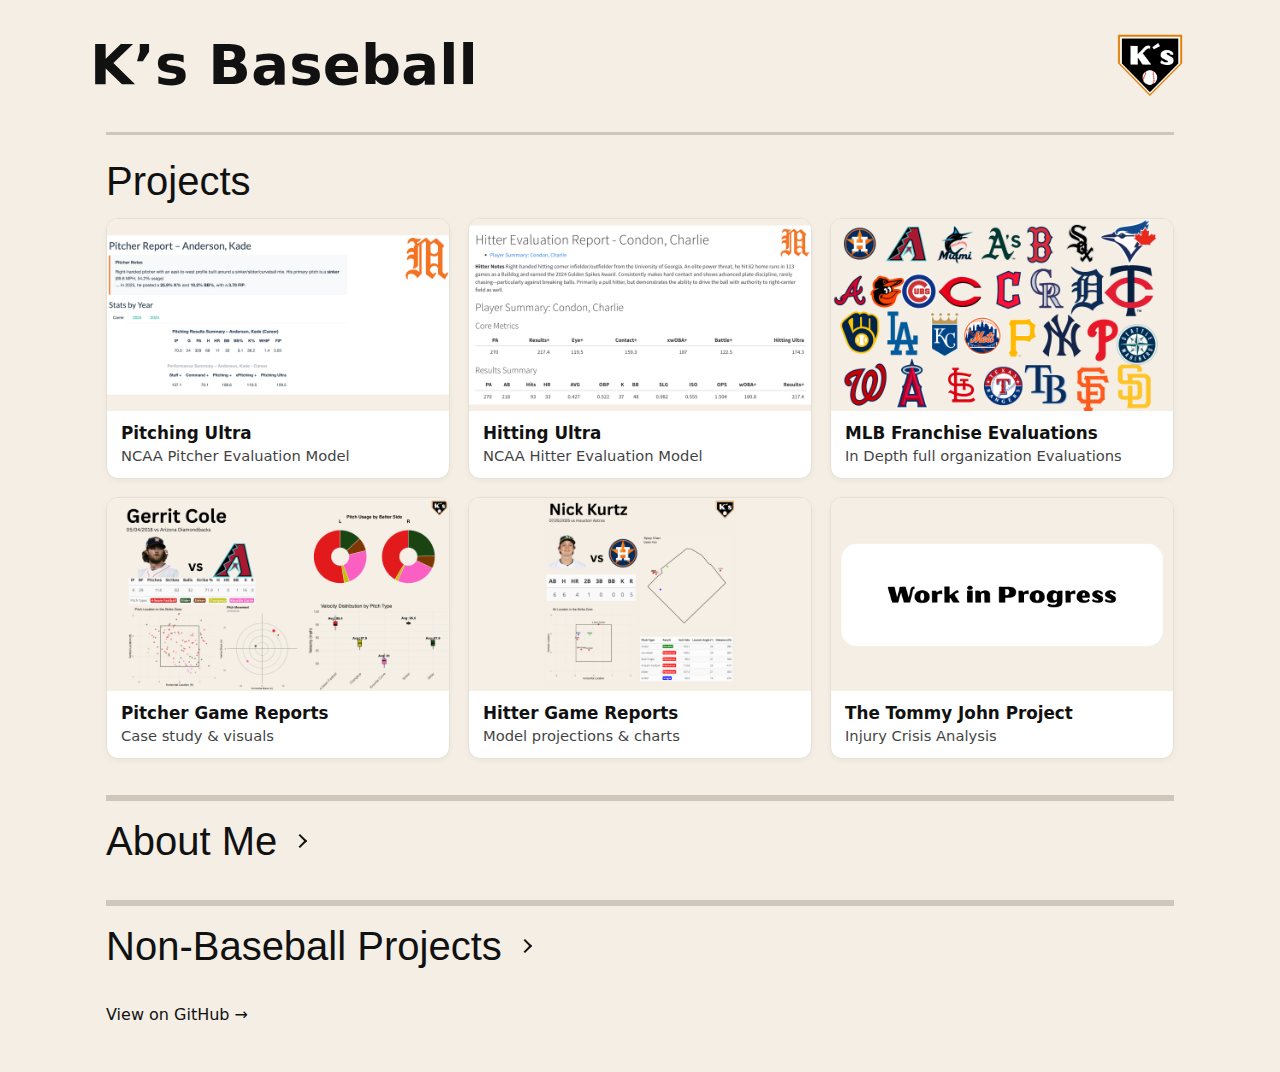
<file: index.html>
<!DOCTYPE html>
<html lang="en">
<head>
  <meta charset="UTF-8" />
  <meta name="viewport" content="width=device-width, initial-scale=1" />
  <title>K’s Baseball | Iñaki Sardina</title>
  <link href="https://db.onlinewebfonts.com/c/cd1ff12a61d0f65ad3079a7c7461b61f?family=Oilvare+Base" rel="stylesheet">
  <link rel="stylesheet" href="style.css" />
</head>
<body>
  <header class="site-header">
    <div class="inner">
      <h1 class="brand">K’s Baseball</h1>
      <!-- Put your logo at /images/logo.png -->
      <img class="logo" src="images/logo.png" alt="K's logo">
    </div>
  </header>

  <main>
   <section class="section">
  <h2 class="section-title">Projects</h2>

  <div class="projects-grid">
    <!-- Project 1 -->
    <a class="project-card" href="projects/pitching-ultra.html">
      <img src="images/Pitching_ultra_thumbnail.png" alt="Pitching Ultra overview" loading="lazy">
      <div class="project-meta">
        <h3>Pitching Ultra</h3>
        <p>NCAA Pitcher Evaluation Model</p>
  </div>
    </a>

    <!-- Project 2 -->
    <a class="project-card" href="projects/hitting-ultra.html">
      <img src="images/hitting_ultra_thumbnail.png" alt="Hitting Ultra" loading="lazy">
      <div class="project-meta">
        <h3>Hitting Ultra</h3>
        <p>NCAA Hitter Evaluation Model</p>
      </div>
    </a>

    <!-- Project 3 -->
    <a class="project-card" href="projects/team-evaluations.html">
      <img src="images/mlb.png" alt="MLB-Evaluations" loading="lazy">
      <div class="project-meta">
        <h3>MLB Franchise Evaluations</h3>
        <p>In Depth full organization Evaluations</p>
      </div>
    </a>

    <!-- Project 4 -->
    <a class="project-card" href="projects/pitcher-game-reports.html">
      <img src="images/pitcher-game-reports-images/gerrit-cole.png" alt="Pitcher Game Reports visuals" loading="lazy">
      <div class="project-meta">
        <h3>Pitcher Game Reports</h3>
        <p>Case study & visuals</p>
      </div>
    </a>

    <!-- Project 5 -->
    <a class="project-card" href="projects/hitter-game-reports.html">
      <img src="images/hitter_report_thumbnail.png" alt="Hitter Game Reports" loading="lazy">
      <div class="project-meta">
        <h3>Hitter Game Reports</h3>
        <p>Model projections & charts</p>
      </div>
    </a>

  <!-- Project 6 -->
    <a class="project-card" href="projects/the-tommy-john-project.html">
      <img src="images/work_in_progress.png" alt="2026 Projections" loading="lazy">
      <div class="project-meta">
        <h3>The Tommy John Project</h3>
        <p>Injury Crisis Analysis</p>
      </div>
    </a>

  </div>
</section> 

    <section class="about-me section">
        <details class="about-toggle">
            <summary class="section-title">
                 About Me
                 <span class="chevron" aria-hidden="true"></span>
             </summary>
             <div class="about-content">
                 <p>Hi, I’m Iñaki Sardina — a former collegiate pitcher turned baseball analyst, currently working with the University of Miami baseball team. My work focuses on developing advanced performance models, designing intuitive data visualizations, and integrating analytics into both player development and in-game strategy. I build tools that not only evaluate performance but also translate complex data into insights coaches and decision-makers can act on immediately.</p>
                <p>Beyond my technical work, I’m passionate about sports strategy and innovation in player evaluation. I enjoy bridging the gap between traditional baseball knowledge and modern analytics, whether it’s refining scouting reports, building predictive models, or uncovering hidden value in player performance. My long-term goal is to continue pushing the boundaries of how data can shape the game—helping front offices and coaching staffs make smarter, more informed decisions.</p>
            </div>
    <div class="mini-hero">
        <img src="images/my_face.png" alt="Pitching Ultra report screenshot">
    </div>
    <div class="btns">
      <a href="projects/Files/Inaki_Sardina_CV.pdf" target="_blank" rel="noopener">View CV →</a>
     </div>
        </details>
    </section>


        <section class="about-me section">
        <details class="about-toggle">
            <summary class="section-title">
                 Non-Baseball Projects
                 <span class="chevron" aria-hidden="true"></span>
             </summary>
             <div class="about-content">
                  <p>In addition to my baseball analytics work, I have experience in web development and data science projects outside of sports. I enjoy leveraging my coding skills to build websites, automate data workflows, and create interactive visualizations.</p>
                  <p>Some of my non-baseball projects include personal websites, data analysis scripts, and small web applications. Feel free to check out my GitHub for more details!</p>
            </div>
        </details>
    </section>
  <div class="btns">
      <a href="https://github.com/inakisardina" target="_blank" rel="noopener">View on GitHub →</a>
  </div>
  </main>
</body>
</html>
</file>
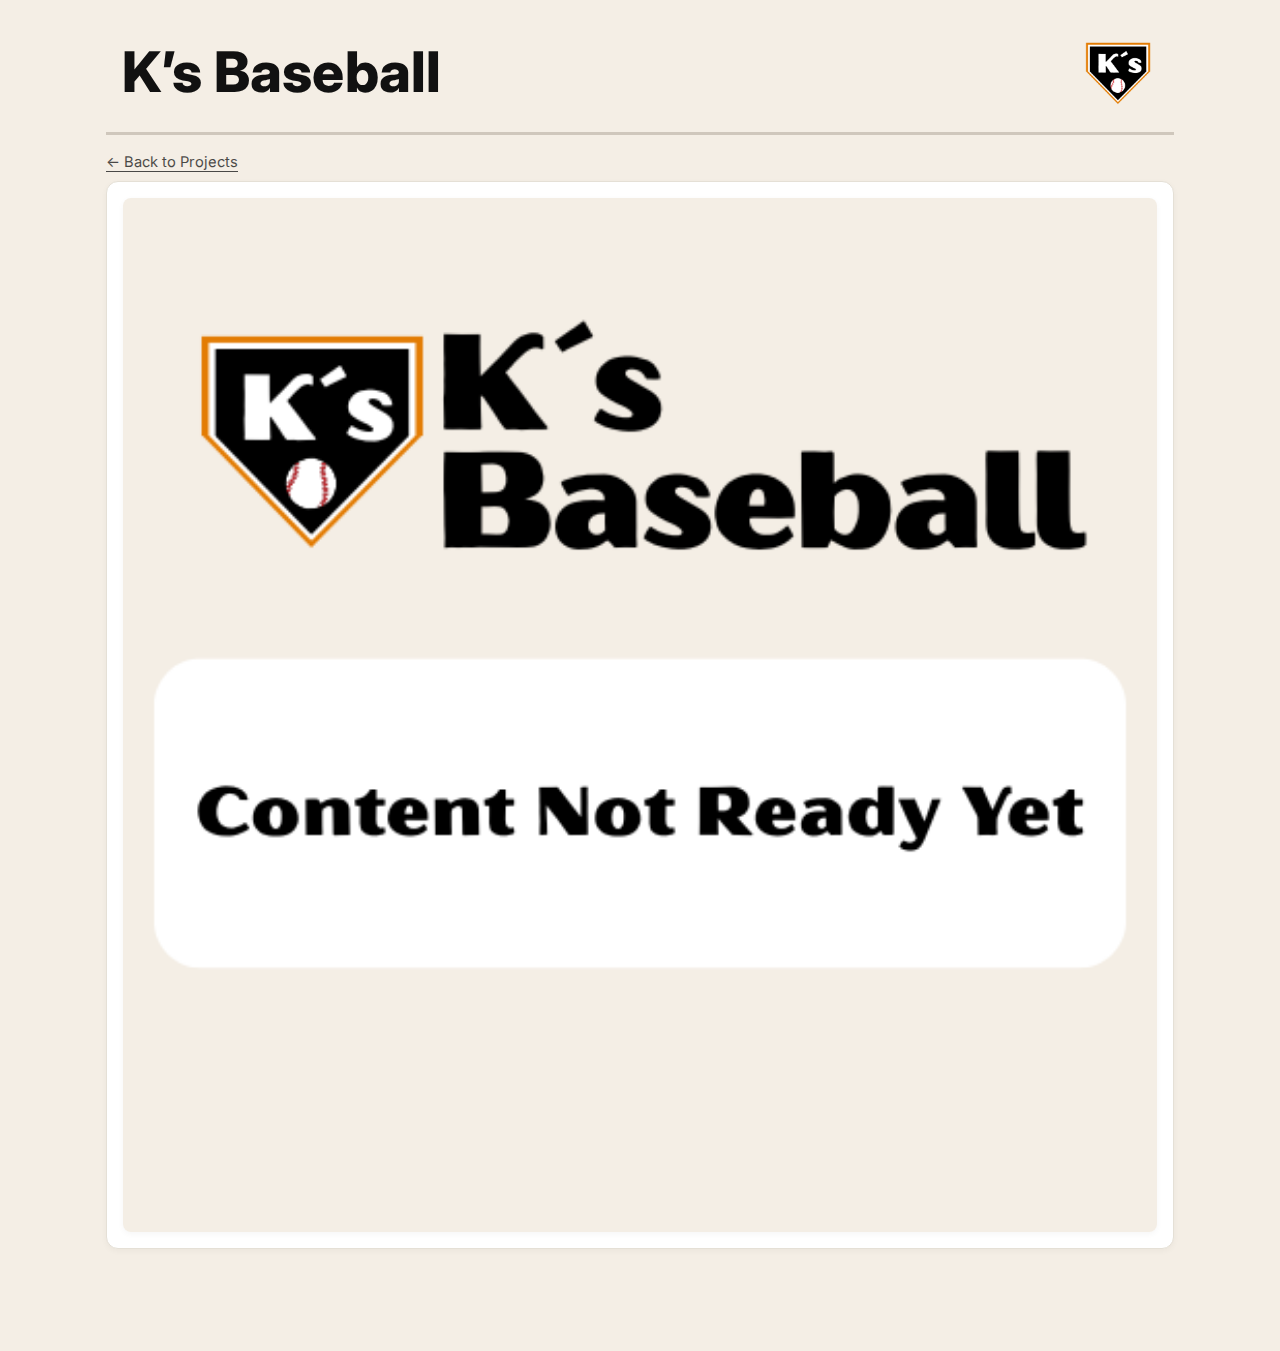
<file: projects/filler.html>
<!DOCTYPE html>
<html lang="en">
<head>
  <meta charset="utf-8" />
  <meta name="viewport" content="width=device-width, initial-scale=1" />
  <title>Pitching Ultra | K’s Baseball</title>

  <!-- Fonts + your main stylesheet -->
  <link href="https://fonts.googleapis.com/css2?family=Inter:wght@400;600;800&display=swap" rel="stylesheet">
  <link rel="stylesheet" href="../style.css" />

  <!-- Optional: project-page-specific tweaks -->
  <style>
    .hero{background:#fff;border:1.5px solid #e5e0d6;border-radius:12px;padding:16px;box-shadow:0 2px 6px rgba(0,0,0,.04);margin-bottom:18px}
    .hero img{width:100%;display:block;border-radius:8px}
    .case-grid{display:grid;gap:18px;grid-template-columns:1fr}
    @media(min-width:900px){.case-grid{grid-template-columns:2fr 1fr}}
    .panel{background:#fff;border:1.5px solid #e5e0d6;border-radius:12px;padding:18px;box-shadow:0 2px 6px rgba(0,0,0,.04)}
    .btns a{display:inline-block;margin-right:12px;margin-top:8px;font-weight:700;color:#0066cc;border-bottom:2px solid transparent;text-decoration:none}
    .btns a:hover{border-bottom-color:currentColor}
    .crumb{margin-bottom:10px;opacity:.75;font-size:.92rem}
    .crumb a{color:inherit;border-bottom:1px solid currentColor;text-decoration:none}
  </style>
</head>
<body>
  <main>
    <!-- Reuse your header -->
    <header class="site-header">
      <div class="inner">
        <h1 class="brand">K’s Baseball</h1>
        <img class="logo" src="../images/logo.png" alt="K's logo">
      </div>
    </header>

    <!-- Project content -->
    <section class="section">
      <div class="crumb"><a href="../index.html">← Back to Projects</a></div>

      <!-- Hero image -->
      <div class="hero">
        <img src="/images/Content_Not_Ready Yet.png" alt="Pitching Ultra report screenshot">
      </div>
    </div>
</file>
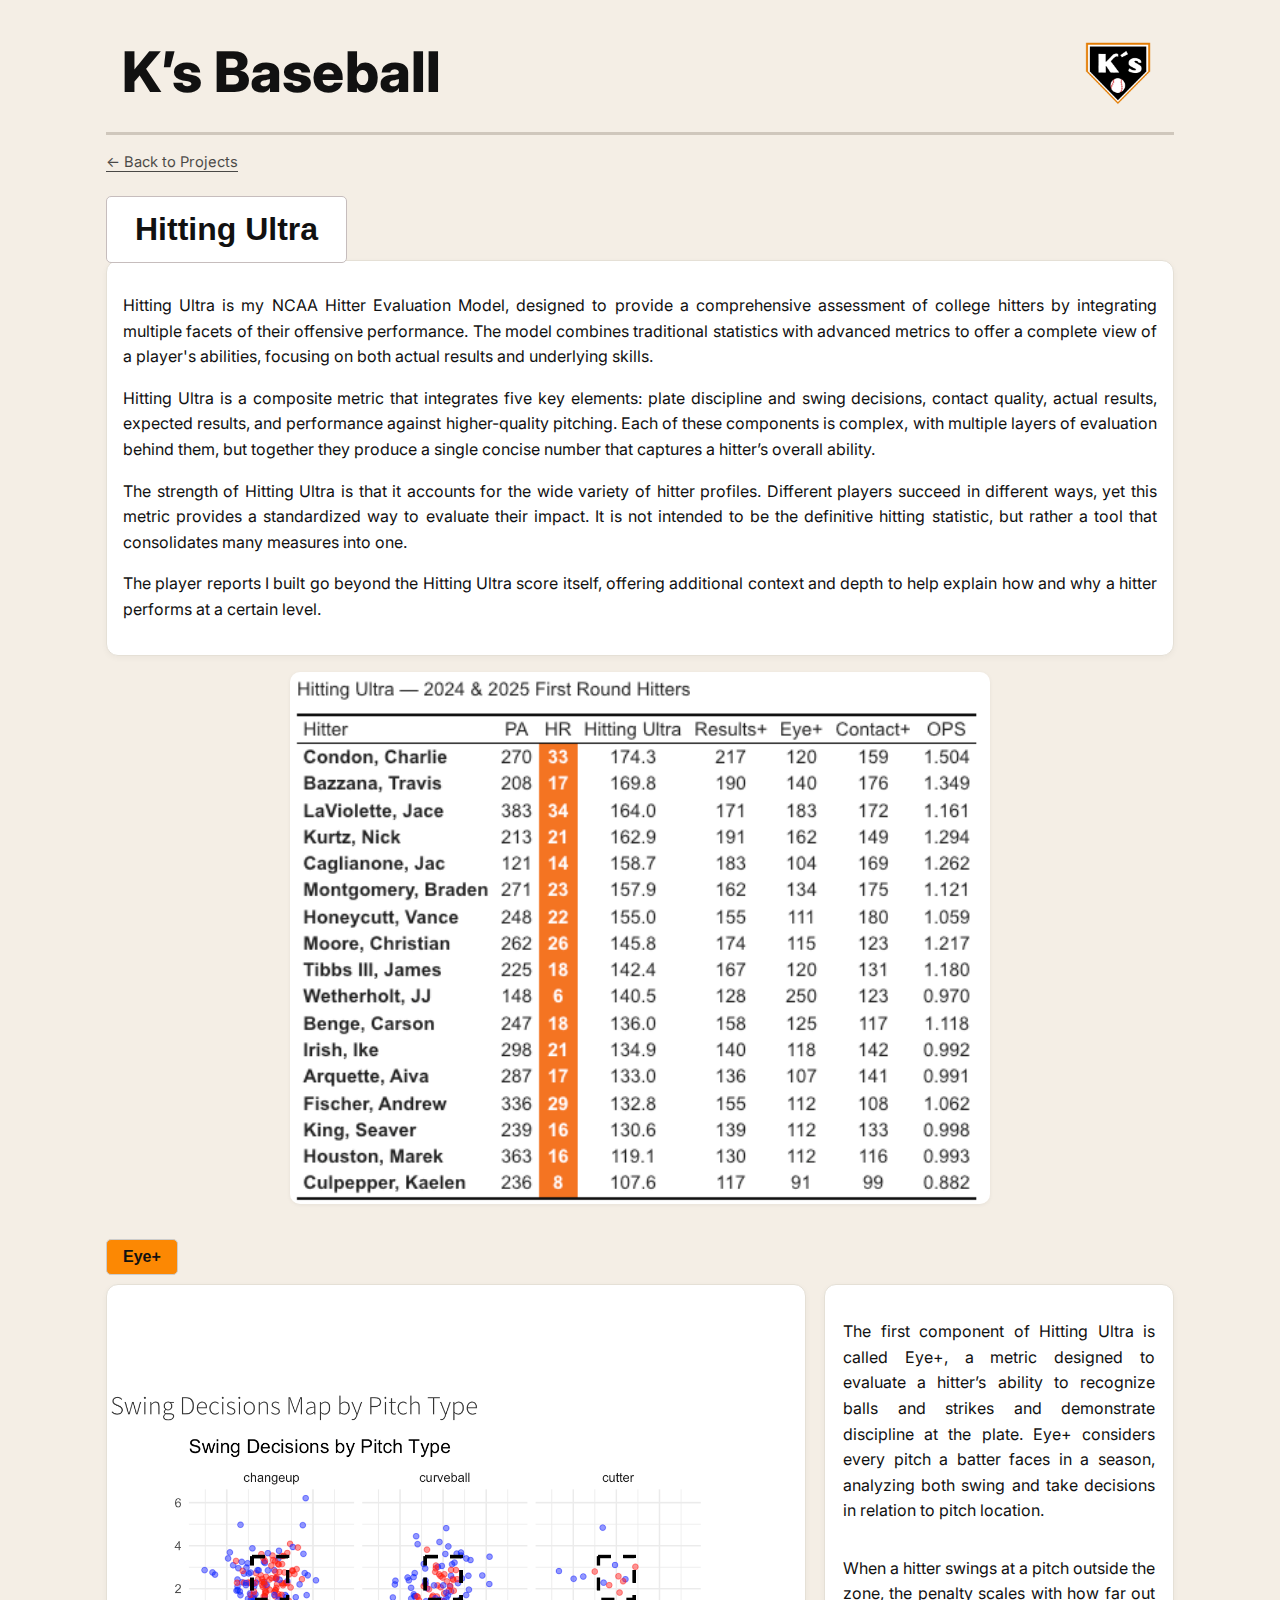
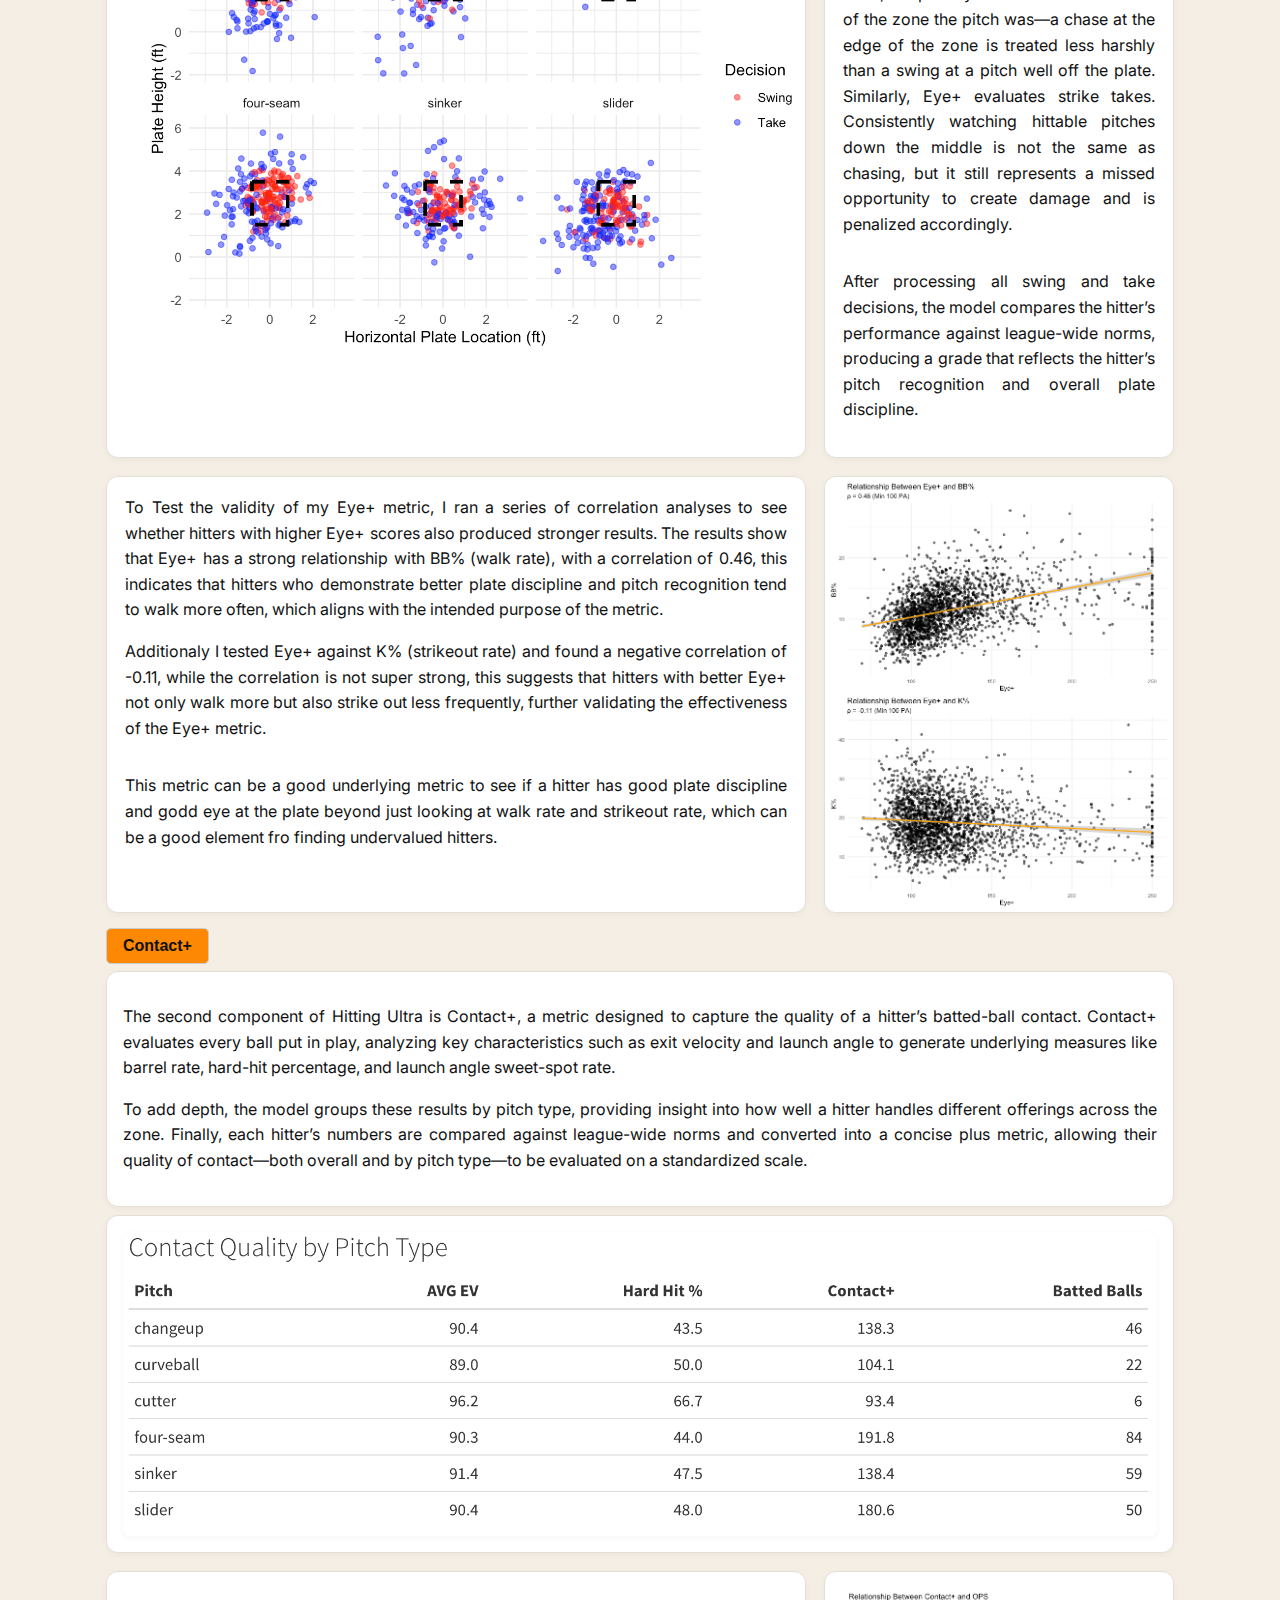
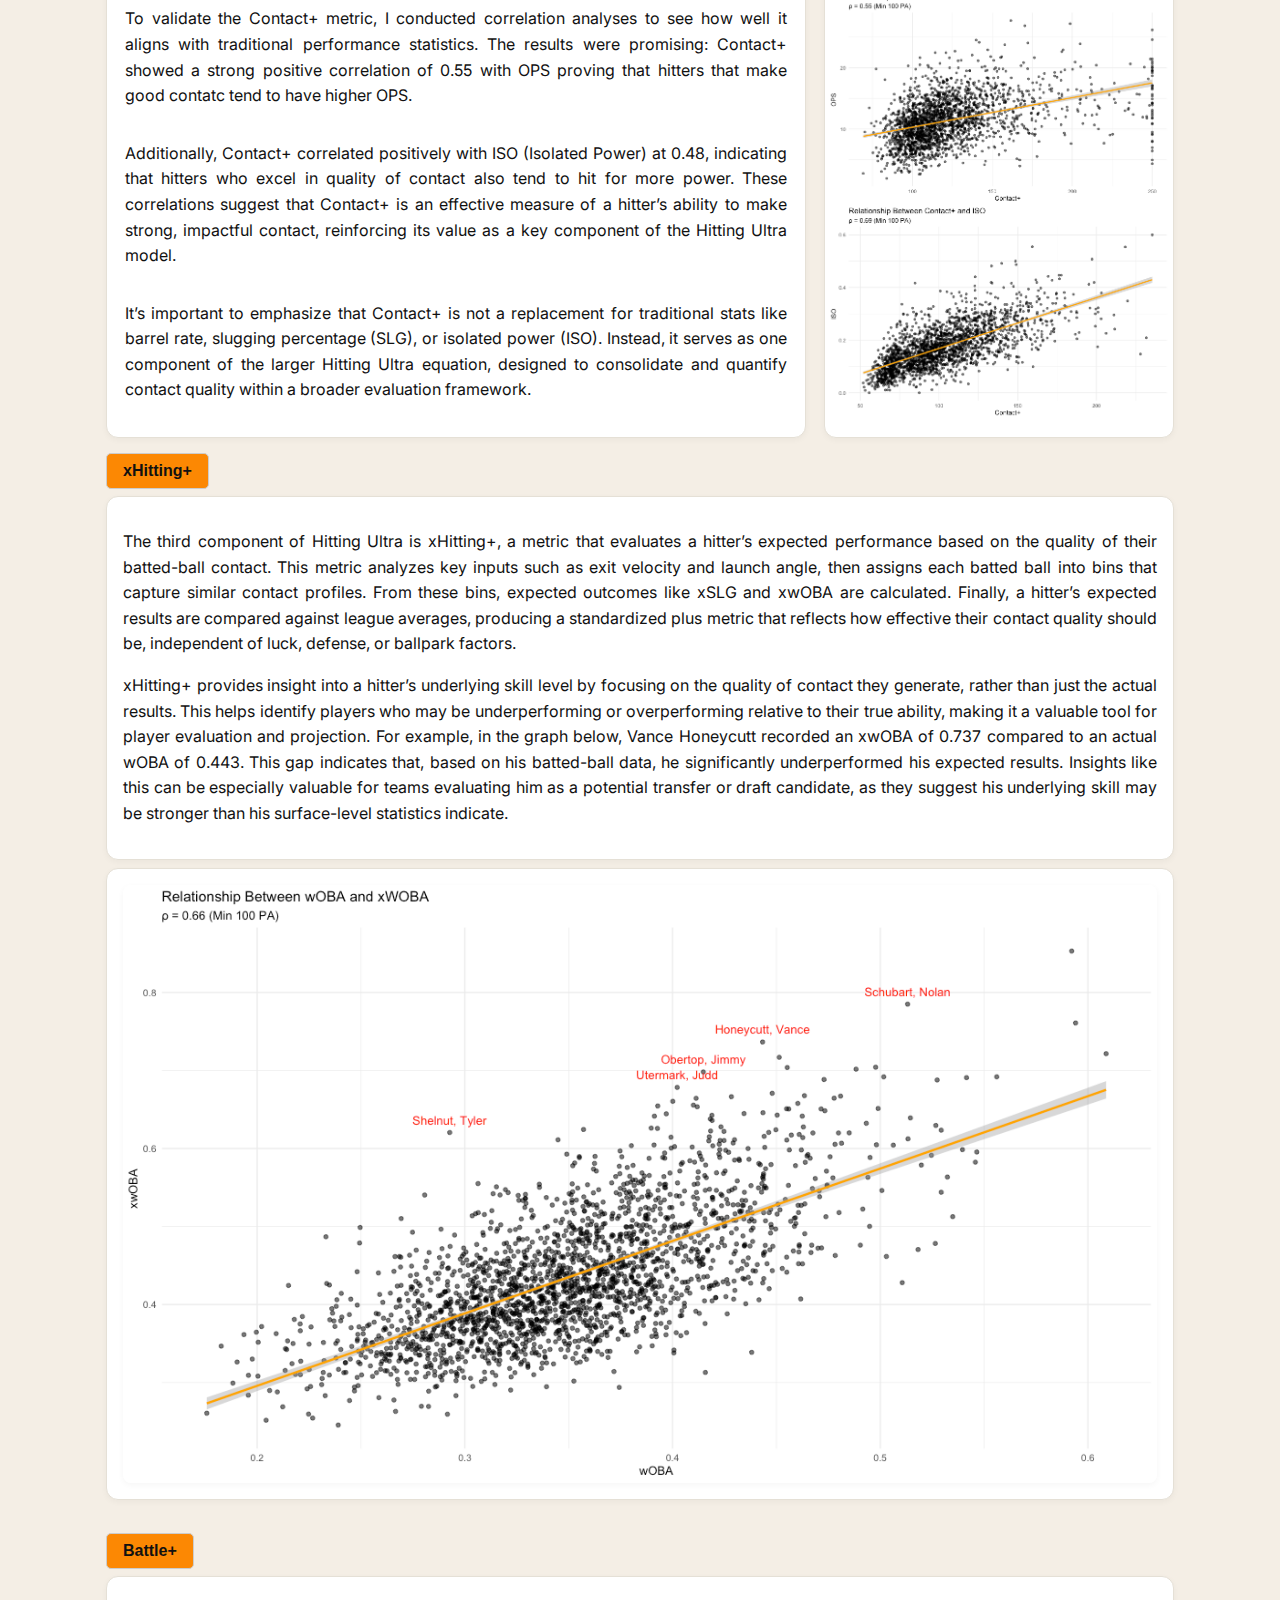
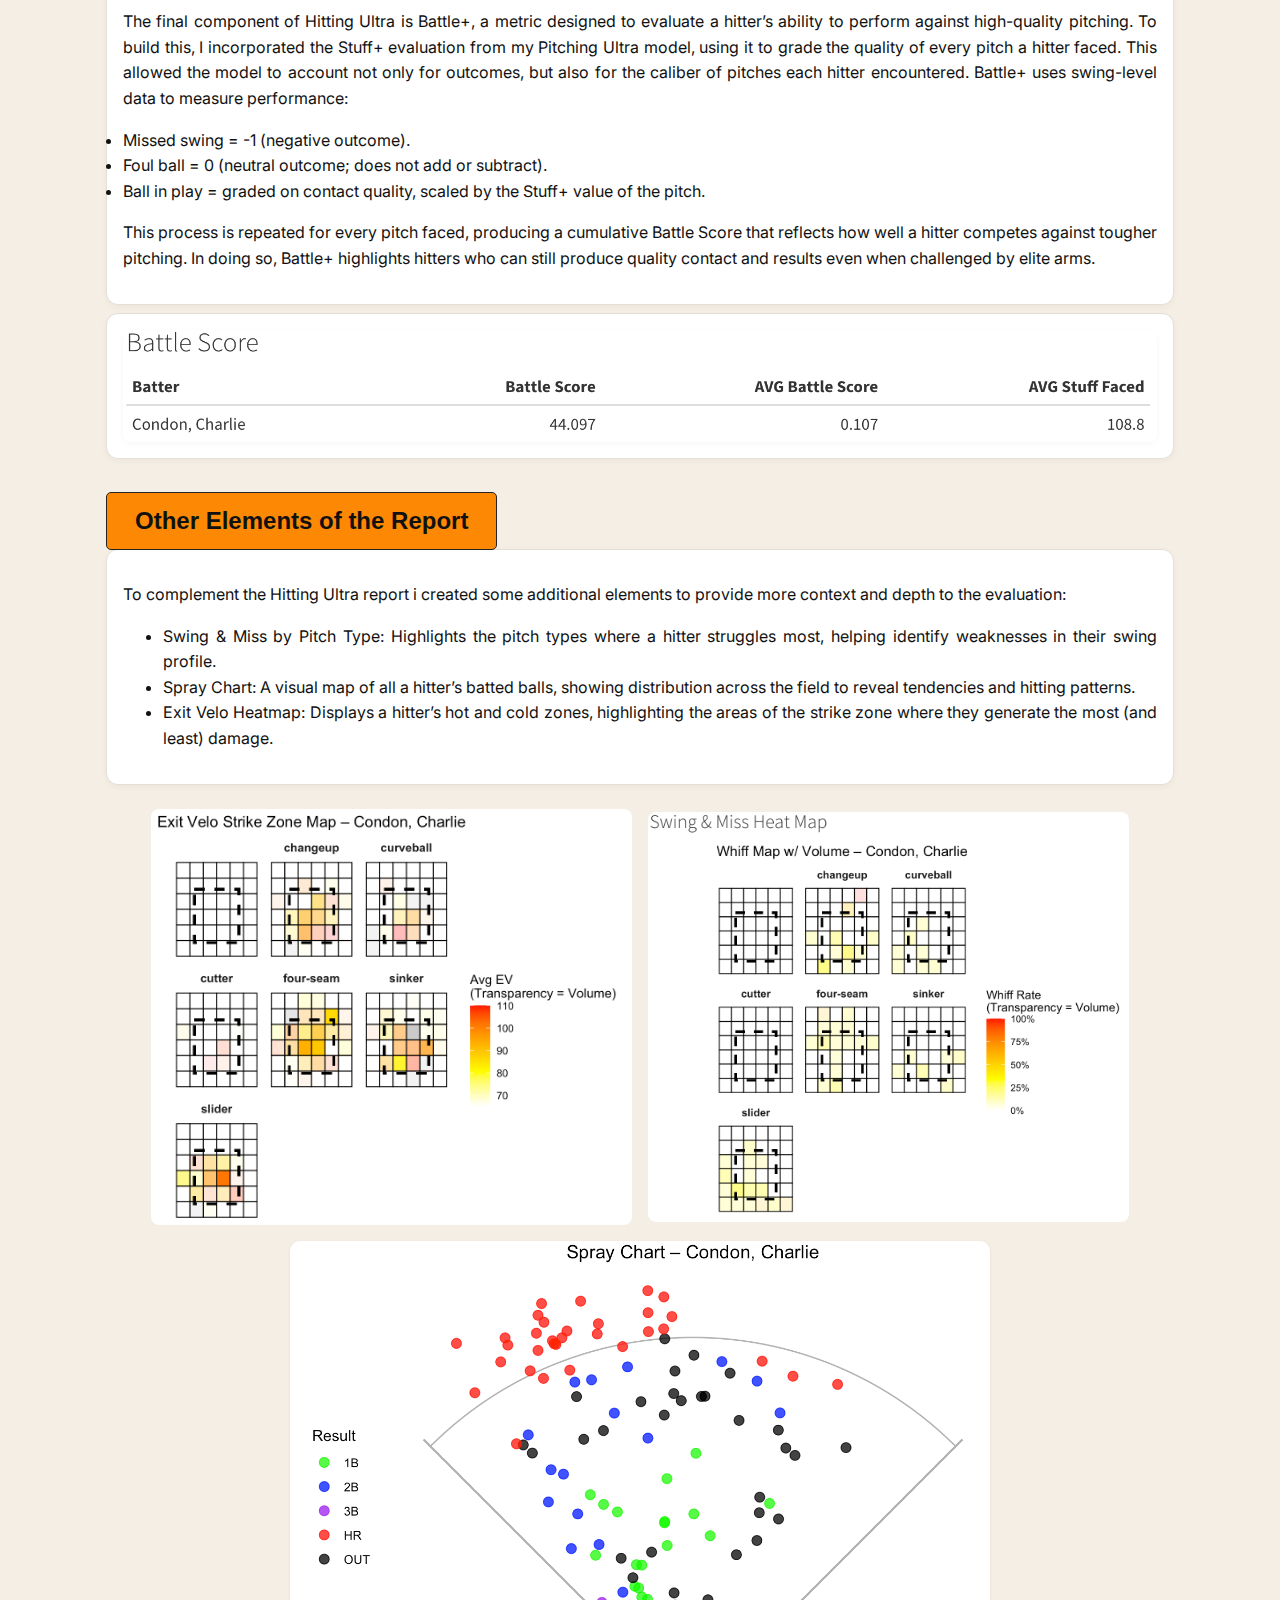
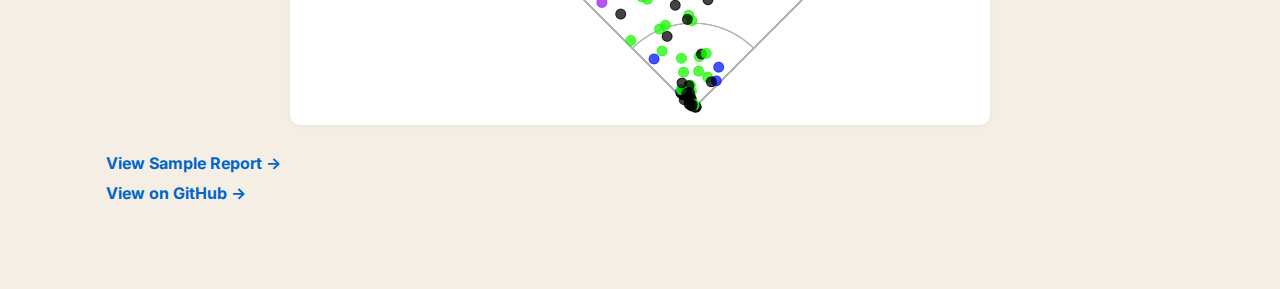
<file: projects/hitting-ultra.html>
<!DOCTYPE html>
<html lang="en">
<head>
  <meta charset="utf-8" />
  <meta name="viewport" content="width=device-width, initial-scale=1" />
  <title>Hitting Ultra | K’s Baseball</title>

  <!-- Fonts + your main stylesheet -->
  <link href="https://fonts.googleapis.com/css2?family=Inter:wght@400;600;800&display=swap" rel="stylesheet">
  <link rel="stylesheet" href="../style.css" />

  <!-- Optional: project-page-specific tweaks -->
  <style>
    .hero{background:#fff;border:1.5px solid #e5e0d6;border-radius:12px;padding:16px;box-shadow:0 2px 6px rgba(0,0,0,.04);margin-bottom:18px}
    .hero img{width:100%;display:block;border-radius:8px}
    .case-grid{display:grid;gap:18px;grid-template-columns:1fr}
    @media(min-width:900px){.case-grid{grid-template-columns:2fr 1fr}}
    .panel{background:#fff;border:1.5px solid #e5e0d6;border-radius:12px;padding:18px;box-shadow:0 2px 6px rgba(0,0,0,.04)}
    .btns a{display:inline-block;margin-right:12px;margin-top:8px;font-weight:700;color:#0066cc;border-bottom:2px solid transparent;text-decoration:none}
    .btns a:hover{border-bottom-color:currentColor}
    .crumb{margin-bottom:10px;opacity:.75;font-size:.92rem}
    .crumb a{color:inherit;border-bottom:1px solid currentColor;text-decoration:none}
  </style>
</head>
<body>
  <main>
    <!-- Reuse your header -->
    <header class="site-header">
      <div class="inner">
        <h1 class="brand">K’s Baseball</h1>
        <img class="logo" src="../images/logo.png" alt="K's logo">
      </div>
    </header>

    <!-- Project content -->
    <section class="section">
      <div class="crumb"><a href="../index.html">← Back to Projects</a></div>
<section> 
  <div>
    <h2 class="bubble-title-huge">Hitting Ultra</h2>
  </div>
</section>
      <!-- Text box under hero -->
<div class="hero-textbox">
<p>Hitting Ultra is my NCAA Hitter Evaluation Model, designed to provide a comprehensive assessment of college hitters by integrating multiple facets of their offensive performance. The model combines traditional statistics with advanced metrics to offer a complete view of a player's abilities, focusing on both actual results and underlying skills.</p> 
<p>Hitting Ultra is a composite metric that integrates five key elements: plate discipline and swing decisions, contact quality, actual results, expected results, and performance against higher-quality pitching. Each of these components is complex, with multiple layers of evaluation behind them, but together they produce a single concise number that captures a hitter’s overall ability.</p>
<p>The strength of Hitting Ultra is that it accounts for the wide variety of hitter profiles. Different players succeed in different ways, yet this metric provides a standardized way to evaluate their impact. It is not intended to be the definitive hitting statistic, but rather a tool that consolidates many measures into one.</p>
<p>The player reports I built go beyond the Hitting Ultra score itself, offering additional context and depth to help explain how and why a hitter performs at a certain level.</p>
</div>
      <!-- Hero image -->
      <div class="mini-hero">
        <img src="../images/hitting-ultra-images/hitting-ultra-leaderboard.png" alt="Pitching Ultra report screenshot">
      </div>
    </div>

<h4 class="bubble-title">Eye+</h4>
      <!-- Two-column layout -->
<div class="case-grid">
      <!-- Image panel -->
    <aside class="panel image-panel">
         <img src="../images/hitting-ultra-images/swing-decisions.png" alt="Pitching Ultra" />
    </aside>
  <!-- Text panel -->
  <article class="panel text-panel">
<p>The first component of Hitting Ultra is called Eye+, a metric designed to evaluate a hitter’s ability to recognize balls and strikes and demonstrate discipline at the plate. Eye+ considers every pitch a batter faces in a season, analyzing both swing and take decisions in relation to pitch location.</p>
<p>When a hitter swings at a pitch outside the zone, the penalty scales with how far out of the zone the pitch was—a chase at the edge of the zone is treated less harshly than a swing at a pitch well off the plate. Similarly, Eye+ evaluates strike takes. Consistently watching hittable pitches down the middle is not the same as chasing, but it still represents a missed opportunity to create damage and is penalized accordingly.</p>
<p>After processing all swing and take decisions, the model compares the hitter’s performance against league-wide norms, producing a grade that reflects the hitter’s pitch recognition and overall plate discipline.</p>

  </article>
</div>

 <!-- Inverted Two-column layout -->
<div class="case-grid">
  <!-- Text panel 2 -->
  <article class="panel text-panel">
    To Test the validity of my Eye+ metric, I ran a series of correlation analyses to see whether hitters with higher Eye+ scores also produced stronger results.
    The results show that Eye+ has a strong relationship with BB% (walk rate), with a correlation of 0.46, this indicates that hitters who demonstrate better plate discipline and pitch recognition tend to walk more often, which aligns with the intended purpose of the metric.
    <p>Additionaly I tested Eye+ against K% (strikeout rate) and found a negative correlation of -0.11, while the correlation is not super strong, this suggests that hitters with better Eye+ not only walk more but also strike out less frequently, further validating the effectiveness of the Eye+ metric.</p>
    <p>This metric can be a good underlying metric to see if a hitter has good plate discipline and godd eye at the plate beyond just looking at walk rate and strikeout rate, which can be a good element fro finding undervalued hitters.</p>
  </article>
  
    <!-- Image panel -->
  <aside class="panel image-panel">
    <img src="../images/hitting-ultra-images/eyeplus_correlations.png" alt="Pitching Ultra" />
  </aside>
</div>  

<h4 class="bubble-title">Contact+</h4>
     <!-- Text box under hero -->
<div class="hero-textbox">
<p>The second component of Hitting Ultra is Contact+, a metric designed to capture the quality of a hitter’s batted-ball contact. Contact+ evaluates every ball put in play, analyzing key characteristics such as exit velocity and launch angle to generate underlying measures like barrel rate, hard-hit percentage, and launch angle sweet-spot rate.</p>
<p>To add depth, the model groups these results by pitch type, providing insight into how well a hitter handles different offerings across the zone. Finally, each hitter’s numbers are compared against league-wide norms and converted into a concise plus metric, allowing their quality of contact—both overall and by pitch type—to be evaluated on a standardized scale.</p>
</div>
      <!-- Hero image -->
      <div class="hero">
        <img src="../images/hitting-ultra-images/contact_quality.png" alt="Pitching Ultra report screenshot">
      </div>
</div>

 <!-- Inverted Two-column layout -->
<div class="case-grid">
  <!-- Text panel 2 -->
  <article class="panel text-panel">
  <p>To validate the Contact+ metric, I conducted correlation analyses to see how well it aligns with traditional performance statistics. The results were promising: Contact+ showed a strong positive correlation of 0.55 with OPS proving that hitters that make good contatc tend to have higher OPS.</p>
  <p>Additionally, Contact+ correlated positively with ISO (Isolated Power) at 0.48, indicating that hitters who excel in quality of contact also tend to hit for more power. These correlations suggest that Contact+ is an effective measure of a hitter’s ability to make strong, impactful contact, reinforcing its value as a key component of the Hitting Ultra model.</p>
  <p>It’s important to emphasize that Contact+ is not a replacement for traditional stats like barrel rate, slugging percentage (SLG), or isolated power (ISO). Instead, it serves as one component of the larger Hitting Ultra equation, designed to consolidate and quantify contact quality within a broader evaluation framework.</p>
</article>
    <!-- Image panel -->
  <aside class="panel image-panel">
    <img src="../images/hitting-ultra-images/contact_correlations.png" alt="Pitching Ultra" />
  </aside>
</div>  

<h4 class="bubble-title">xHitting+</h4>
     <!-- Text box under hero -->
<div class="hero-textbox">
<p>The third component of Hitting Ultra is xHitting+, a metric that evaluates a hitter’s expected performance based on the quality of their batted-ball contact. This metric analyzes key inputs such as exit velocity and launch angle, then assigns each batted ball into bins that capture similar contact profiles. From these bins, expected outcomes like xSLG and xwOBA are calculated.
Finally, a hitter’s expected results are compared against league averages, producing a standardized plus metric that reflects how effective their contact quality should be, independent of luck, defense, or ballpark factors.</p>
<p>xHitting+ provides insight into a hitter’s underlying skill level by focusing on the quality of contact they generate, rather than just the actual results. This helps identify players who may be underperforming or overperforming relative to their true ability, making it a valuable tool for player evaluation and projection. 
For example, in the graph below, Vance Honeycutt recorded an xwOBA of 0.737 compared to an actual wOBA of 0.443. This gap indicates that, based on his batted-ball data, he significantly underperformed his expected results. Insights like this can be especially valuable for teams evaluating him as a potential transfer or draft candidate, as they suggest his underlying skill may be stronger than his surface-level statistics indicate. </p>
</div>
      <!-- Hero image -->
      <div class="hero">
        <img src="../images/hitting-ultra-images/xwoba_correlation.png" alt="Pitching Ultra report screenshot">
      </div>
    </div>

<h4 class="bubble-title">Battle+</h4>
     <!-- Text box under hero -->
<div class="hero-textbox">
<p>The final component of Hitting Ultra is Battle+, a metric designed to evaluate a hitter’s ability to perform against high-quality pitching. To build this, I incorporated the Stuff+ evaluation from my Pitching Ultra model, using it to grade the quality of every pitch a hitter faced. This allowed the model to account not only for outcomes, but also for the caliber of pitches each hitter encountered. Battle+ uses swing-level data to measure performance:</p>
<li>Missed swing = -1 (negative outcome).</li>
<li>Foul ball = 0 (neutral outcome; does not add or subtract).</li>
<li>Ball in play = graded on contact quality, scaled by the Stuff+ value of the pitch.</li>
</ul>
<p>This process is repeated for every pitch faced, producing a cumulative Battle Score that reflects how well a hitter competes against tougher pitching. In doing so, Battle+ highlights hitters who can still produce quality contact and results even when challenged by elite arms.</p>
</div>
      <!-- Hero image -->
      <div class="hero">
        <img src="../images/hitting-ultra-images/battle_scores.png" alt="Pitching Ultra report screenshot">
      </div>
</div>

<h4 class="bubble-title-big">Other Elements of the Report</h4>   
<div class="hero-textbox">
<P>To complement the Hitting Ultra report i created some additional elements to provide more context and depth to the evaluation:</P>
<ul>
<li>Swing & Miss by Pitch Type: Highlights the pitch types where a hitter struggles most, helping identify weaknesses in their swing profile.</li>
<li>Spray Chart: A visual map of all a hitter’s batted balls, showing distribution across the field to reveal tendencies and hitting patterns.</li>
<li>Exit Velo Heatmap: Displays a hitter’s hot and cold zones, highlighting the areas of the strike zone where they generate the most (and least) damage.</li>
</ul>

</div>

<div class="image-row">
  <img src="../images/hitting-ultra-images/exitvelo_map.png" alt="First image">
  <img src="../images/hitting-ultra-images/swing_miss.png" alt="Second image">
</div>

<div class="mini-hero">
        <img src="../images/hitting-ultra-images/spray_chart.png" alt="Pitching Ultra report screenshot">
</div>

<div class="btns">
      <a href=".../projects/ultra-reports/Report_Condon_Charlie.html" target="_blank" rel="noopener">View Sample Report →</a>
 </div>

 <div class="btns">
      <a href="https://github.com/inakisardina/NCAA-Player-Evaluation-Model" target="_blank" rel="noopener">View on GitHub →</a>
 </div>
    </section>
  </main>
</body>
</html>
</file>
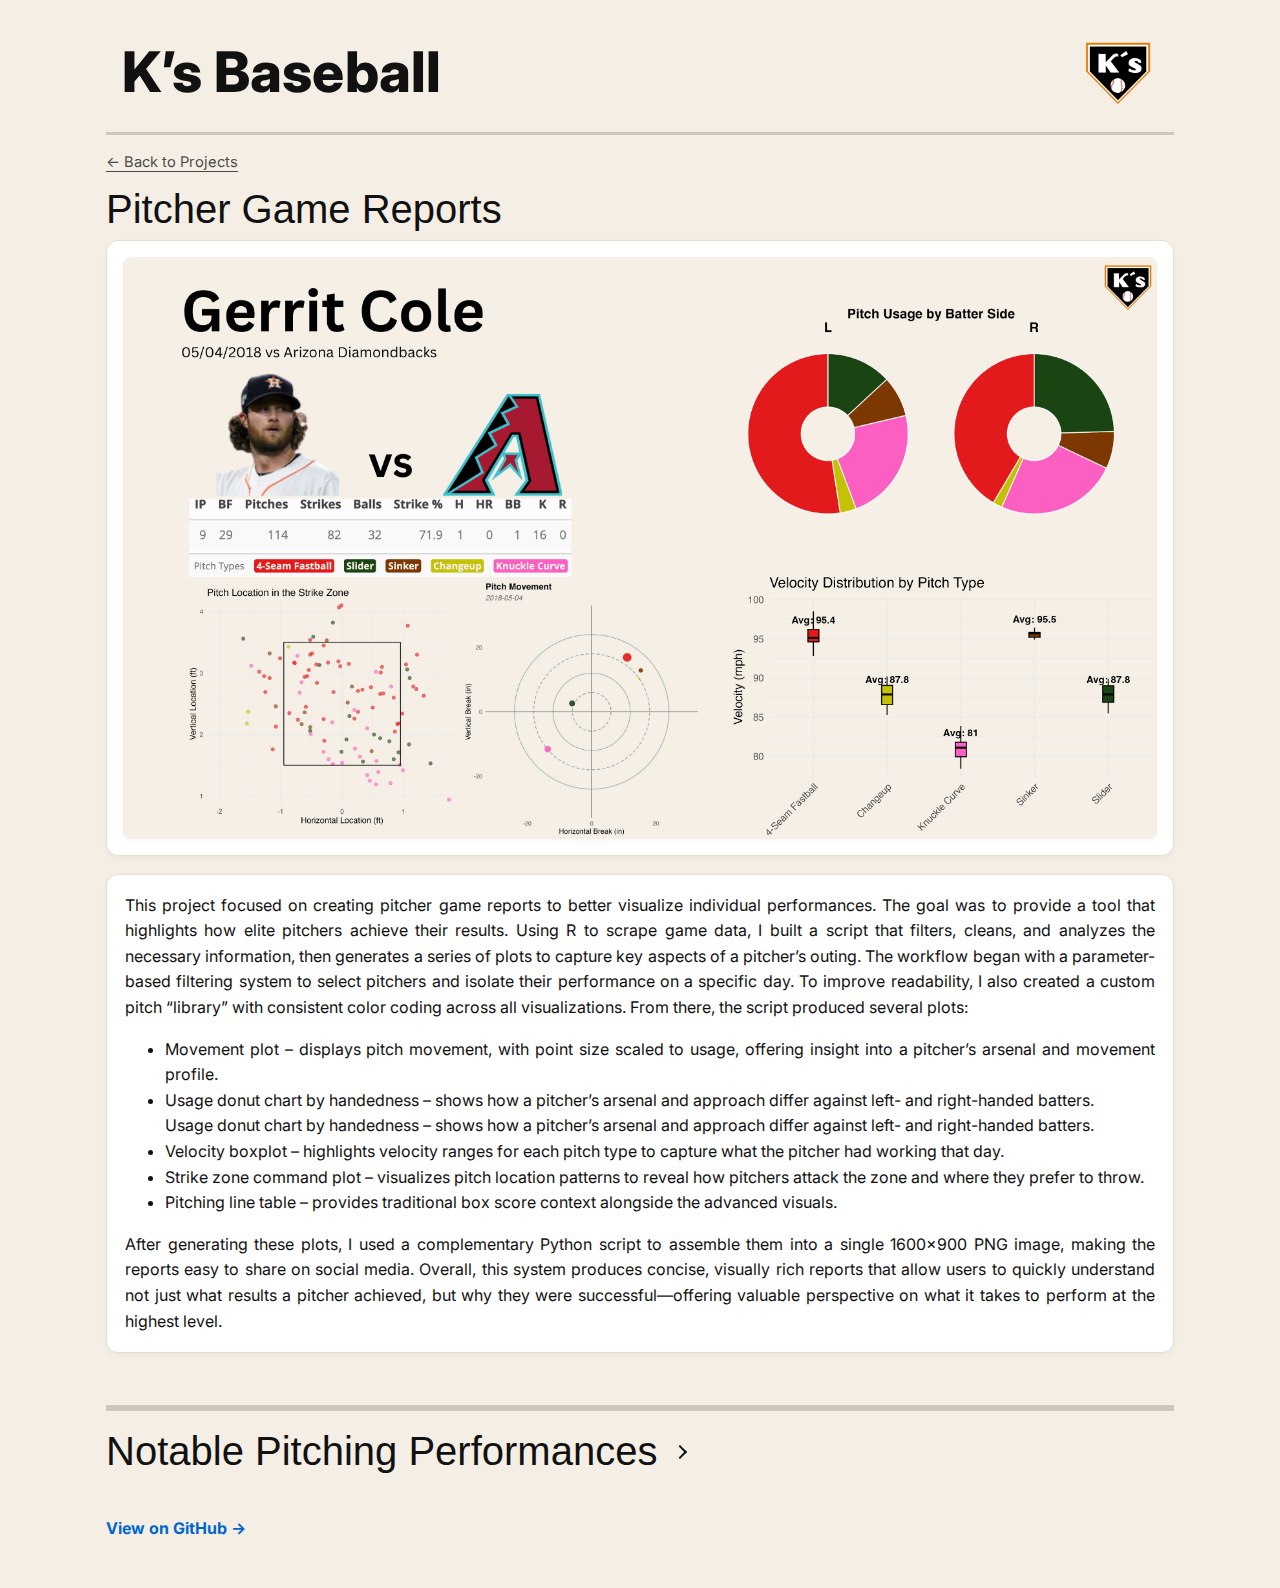
<file: projects/pitcher-game-reports.html>
<!DOCTYPE html>
<html lang="en">
<head>
  <meta charset="utf-8" />
  <meta name="viewport" content="width=device-width, initial-scale=1" />
  <title>Pitching Ultra | K’s Baseball</title>

  <!-- Fonts + your main stylesheet -->
  <link href="https://fonts.googleapis.com/css2?family=Inter:wght@400;600;800&display=swap" rel="stylesheet">
  <link rel="stylesheet" href="../style.css" />

  <!-- Optional: project-page-specific tweaks -->
  <style>
    .hero{background:#fff;border:1.5px solid #e5e0d6;border-radius:12px;padding:16px;box-shadow:0 2px 6px rgba(0,0,0,.04);margin-bottom:18px}
    .hero img{width:100%;display:block;border-radius:8px}
    .case-grid{display:grid;gap:18px;grid-template-columns:1fr}
    @media(min-width:900px){.case-grid{grid-template-columns:2fr 1fr}}
    .panel{background:#fff;border:1.5px solid #e5e0d6;border-radius:12px;padding:18px;box-shadow:0 2px 6px rgba(0,0,0,.04)}
    .btns a{display:inline-block;margin-right:12px;margin-top:8px;font-weight:700;color:#0066cc;border-bottom:2px solid transparent;text-decoration:none}
    .btns a:hover{border-bottom-color:currentColor}
    .crumb{margin-bottom:10px;opacity:.75;font-size:.92rem}
    .crumb a{color:inherit;border-bottom:1px solid currentColor;text-decoration:none}
  </style>
</head>
<body>
  <main>
    <!-- Reuse your header -->
    <header class="site-header">
      <div class="inner">
        <h1 class="brand">K’s Baseball</h1>
        <img class="logo" src="../images/logo.png" alt="K's logo">
      </div>
    </header>

    <!-- Project content -->
    <section class="section">
      <div class="crumb"><a href="../index.html">← Back to Projects</a></div>
      <h2 class="section-title">Pitcher Game Reports</h2>

      <!-- Hero image -->
      <div class="hero">
        <img src="/images/pitcher-game-reports-images/gerrit-cole.png" alt="Pitching Ultra report screenshot">
      </div>

      <!-- Two-column layout -->
      <div class="text-panel">
        <article class="panel">
        This project focused on creating pitcher game reports to better visualize individual performances. The goal was to provide a tool that highlights how elite pitchers achieve their results. Using R to scrape game data, I built a script that filters, cleans, and analyzes the necessary information, then generates a series of plots to capture key aspects of a pitcher’s outing.
        The workflow began with a parameter-based filtering system to select pitchers and isolate their performance on a specific day. To improve readability, I also created a custom pitch “library” with consistent color coding across all visualizations. From there, the script produced several plots:
      <ul>
        <li>Movement plot – displays pitch movement, with point size scaled to usage, offering insight into a pitcher’s arsenal and movement profile.</li>
        <li>Usage donut chart by handedness – shows how a pitcher’s arsenal and approach differ against left- and right-handed batters. </li>Usage donut chart by handedness – shows how a pitcher’s arsenal and approach differ against left- and right-handed batters.
        <li>Velocity boxplot – highlights velocity ranges for each pitch type to capture what the pitcher had working that day.</li>
        <li>Strike zone command plot – visualizes pitch location patterns to reveal how pitchers attack the zone and where they prefer to throw.</li>
       <li>Pitching line table – provides traditional box score context alongside the advanced visuals.</li>
      </ul>
      After generating these plots, I used a complementary Python script to assemble them into a single 1600x900 PNG image, making the reports easy to share on social media.
      Overall, this system produces concise, visually rich reports that allow users to quickly understand not just what results a pitcher achieved, but why they were successful—offering valuable perspective on what it takes to perform at the highest level.
      </div>
    </section>

<section class="about-me section">
        <details class="about-toggle">
            <summary class="section-title">
                 Notable Pitching Performances
                 <span class="chevron" aria-hidden="true"></span>
             </summary>
    <div class="hero">
        <img src="/images/pitcher-game-reports-images/sonny-gray.png" alt="Pitching Ultra report screenshot">
    </div>
    <div class="hero">
        <img src="/images/pitcher-game-reports-images/blake-snell.png" alt="Pitching Ultra report screenshot">
    </div>
    <div class="hero">
        <img src="/images/pitcher-game-reports-images/domingo-german.png" alt="Pitching Ultra report screenshot">
    </div>
    <div class="hero">
        <img src="/images/pitcher-game-reports-images/spencer-strider.png" alt="Pitching Ultra report screenshot">
    </div>
    <div class="hero">
        <img src="/images/pitcher-game-reports-images/jacob-degrom.png" alt="Pitching Ultra report screenshot">    
    </div>
    <div class="hero">
        <img src="/images/pitcher-game-reports-images/lucas-giolito.png" alt="Pitching Ultra report screenshot">   
    </div> 
    <div class="hero">
        <img src="/images/pitcher-game-reports-images/shane-bieber.png" alt="Pitching Ultra report screenshot">   
    </div> 
       </details>
</section>

  <div class="btns">
    <a href="https://github.com/inakisardina/MLB-Game-Reports" target="_blank" rel="noopener">View on GitHub →</a>
  </div>
        </article>
      </div>
    </section>
  </main>
</body>
</html>
</file>
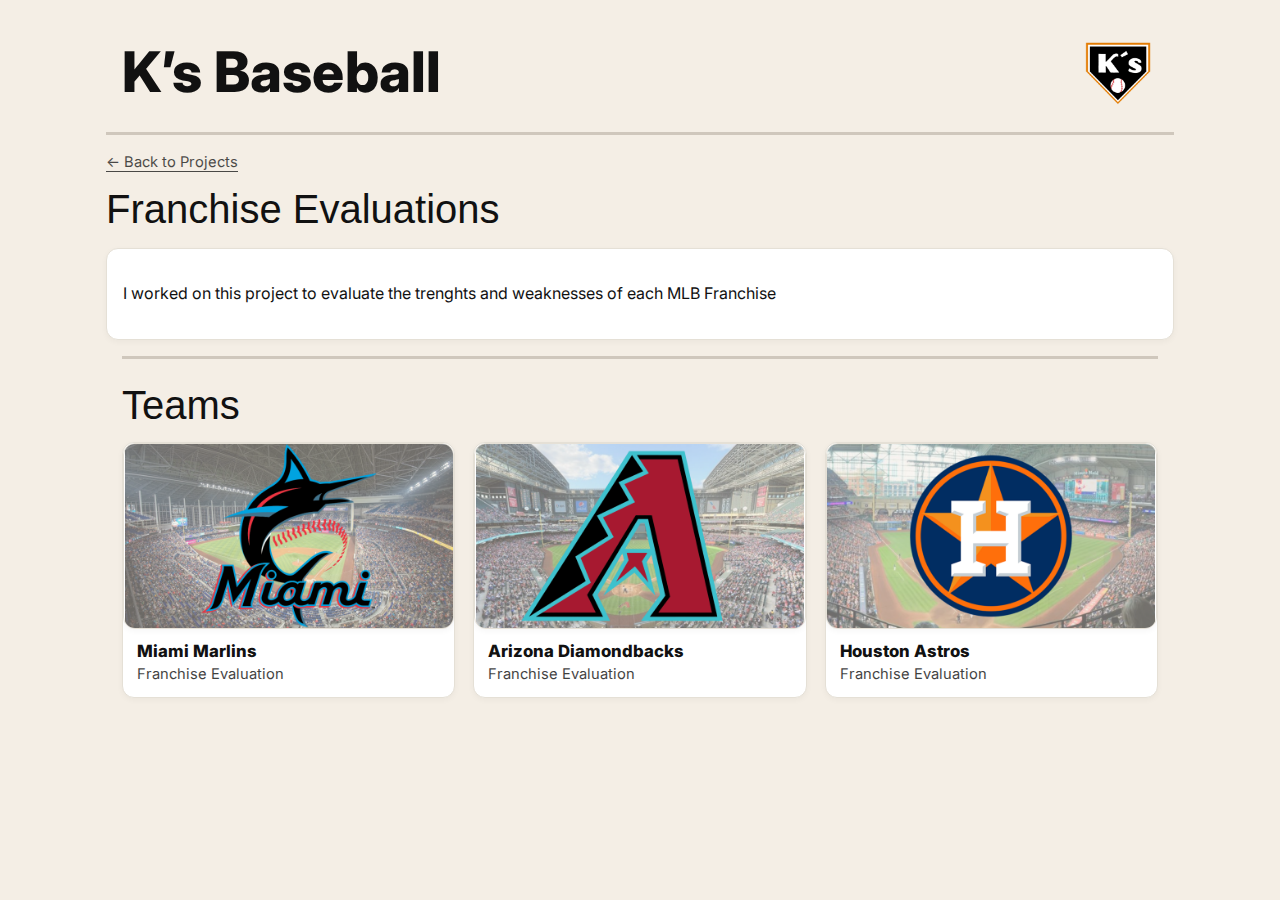
<file: projects/team-evaluations.html>
<!DOCTYPE html>
<html lang="en">
<head>
  <meta charset="utf-8" />
  <meta name="viewport" content="width=device-width, initial-scale=1" />
  <title>Franchise Evaluations | K’s Baseball</title>

  <!-- Fonts + main stylesheet -->
  <link href="https://fonts.googleapis.com/css2?family=Inter:wght@400;600;800&display=swap" rel="stylesheet">
  <link href="https://db.onlinewebfonts.com/c/cd1ff12a61d0f65ad3079a7c7461b61f?family=Oilvare+Base" rel="stylesheet">
  <link rel="stylesheet" href="../style.css" />

  <!-- Page-specific helpers (same pattern as Pitching Ultra) -->
  <style>
    .hero{background:#fff;border:1.5px solid #e5e0d6;border-radius:12px;padding:16px;box-shadow:0 2px 6px rgba(0,0,0,.04);margin-bottom:18px}
    .hero img{width:100%;display:block;border-radius:8px}
    .case-grid{display:grid;gap:18px;grid-template-columns:1fr}
    @media(min-width:900px){.case-grid{grid-template-columns:2fr 1fr}}
    .panel{background:#fff;border:1.5px solid #e5e0d6;border-radius:12px;padding:18px;box-shadow:0 2px 6px rgba(0,0,0,.04)}
    .btns a{display:inline-block;margin-right:12px;margin-top:8px;font-weight:700;color:#0066cc;border-bottom:2px solid transparent;text-decoration:none}
    .btns a:hover{border-bottom-color:currentColor}
    .crumb{margin-bottom:10px;opacity:.75;font-size:.92rem}
    .crumb a{color:inherit;border-bottom:1px solid currentColor;text-decoration:none}

    /* grid of team cards (uses your project-card styles) */
    .teams-grid{
      display:grid;
      grid-template-columns:repeat(auto-fit,minmax(280px,1fr));
      gap:18px;
      margin-top:14px;
    }
    /* logos shouldn’t be cropped */
    .project-card.logo-card img{
      aspect-ratio:16/9;
      object-fit:contain;
      background:#fff;
    }
  </style>
</head>
<body>
  <main>
    <!-- Header (same markup as your other project page) -->
    <header class="site-header">
      <div class="inner">
        <h1 class="brand">K’s Baseball</h1>
        <!-- IMPORTANT: this file lives in /projects, so use ../ for root assets -->
        <img class="logo" src="../images/logo.png" alt="K's logo">
      </div>
    </header>

    <!-- Content -->
    <section class="section">
      <div class="crumb"><a href="../index.html">← Back to Projects</a></div>
      <h2 class="section-title">Franchise Evaluations</h2>

<div class="hero-textbox">
<p>I worked on this project to evaluate the trenghts and weaknesses of each MLB Franchise</p>
</div>

  <main>
    <section class="section">
      <h2 class="section-title">Teams</h2>

      <div class="teams-grid">
        <!-- Miami Marlins-->
        <a class="project-card logo-card" href="filler.html">
          <img src="../images/team-evaluations/Team-evals-Marlins.png" alt="Miami Marlins Logo" loading="lazy">
          <div class="project-meta">
            <h3>Miami Marlins</h3>
            <p>Franchise Evaluation</p>
          </div>
        <!-- Arizona Diamondbacks-->
        <a class="project-card logo-card" href="team-evaluations/arizona_dbacks.html">
          <img src="../images/team-evaluations/Team-evals-diamondbacks.png" alt="D-Backs Logo" loading="lazy">
          <div class="project-meta">
            <h3>Arizona Diamondbacks</h3>
            <p>Franchise Evaluation</p>
          </div>
           <!-- Houston Astros-->
        <a class="project-card logo-card" href="filler.html">
          <img src="../images/team-evaluations/Team-evals-astros.png" alt="Astros Logo" loading="lazy">
          <div class="project-meta">
            <h3>Houston Astros</h3>
            <p>Franchise Evaluation</p>
          </div>
    </a>
  </div>
</section> 
  </main>
</body>
</html>
</file>
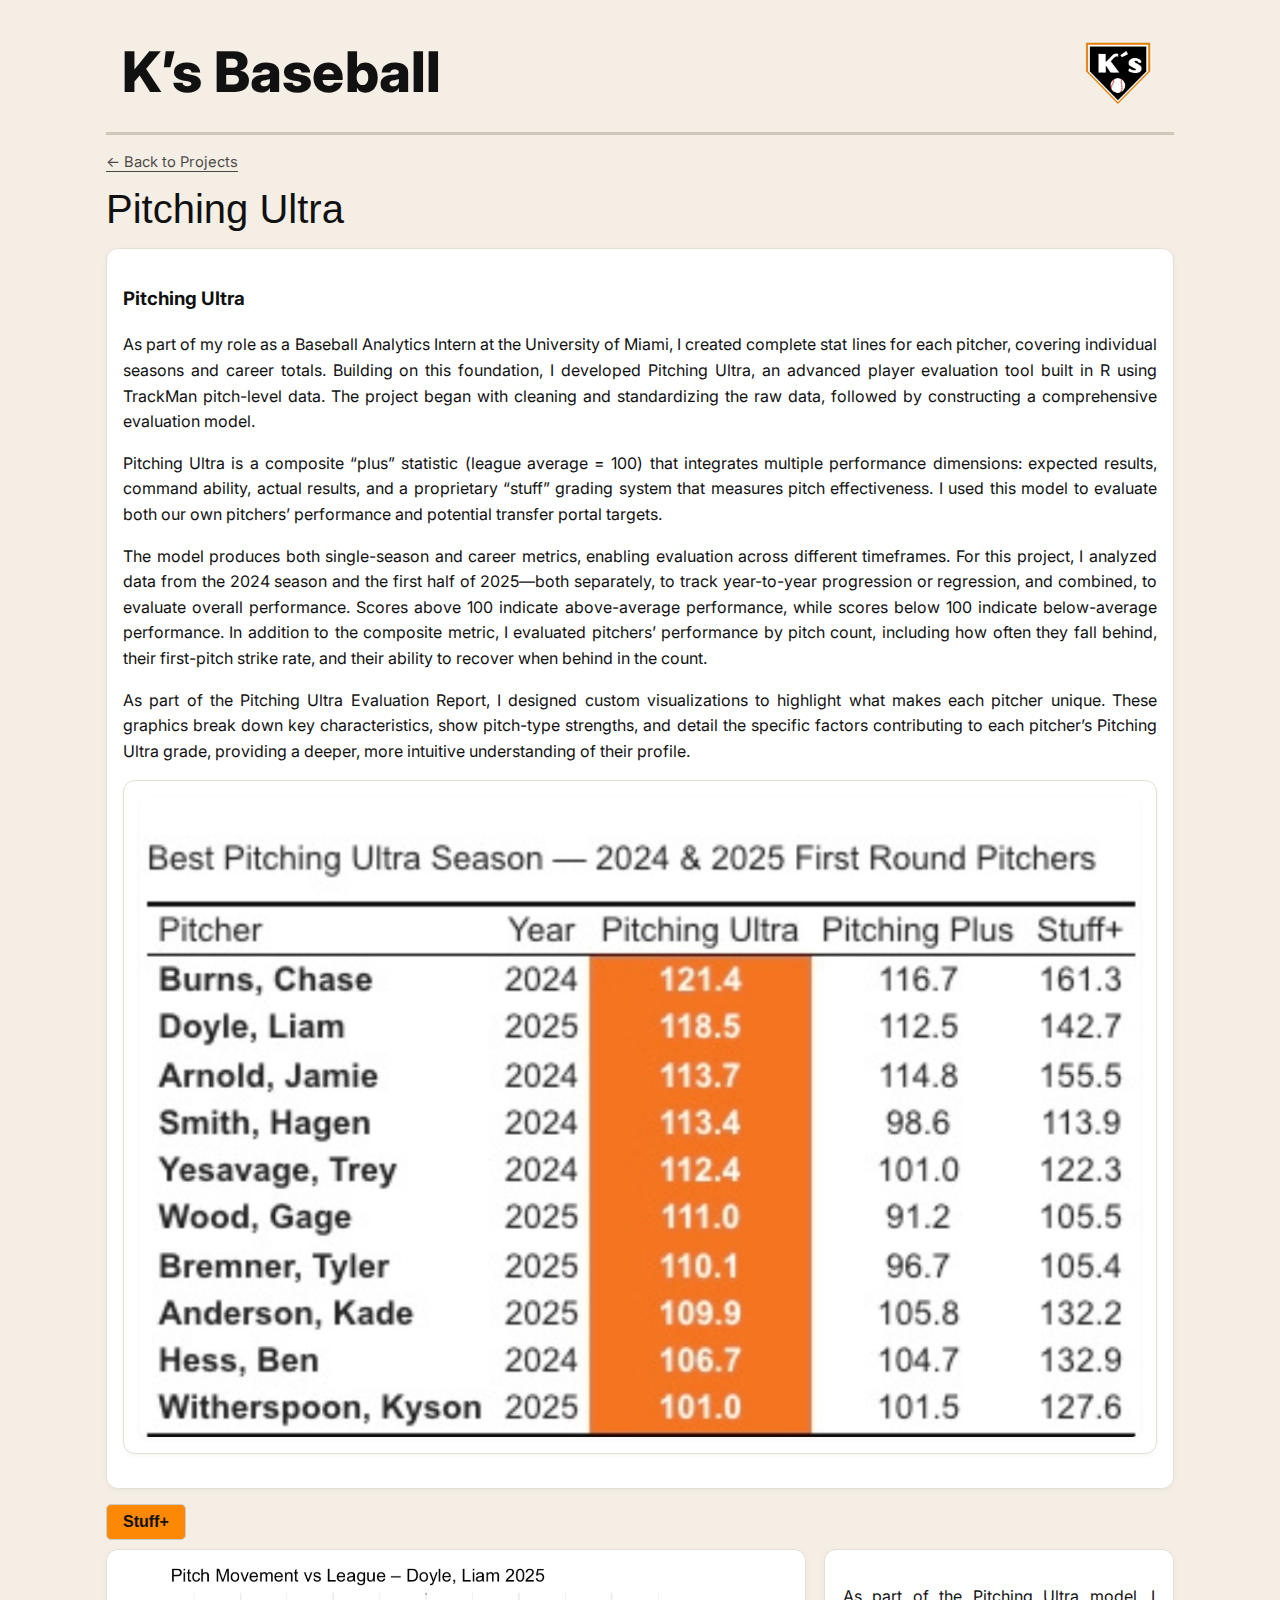
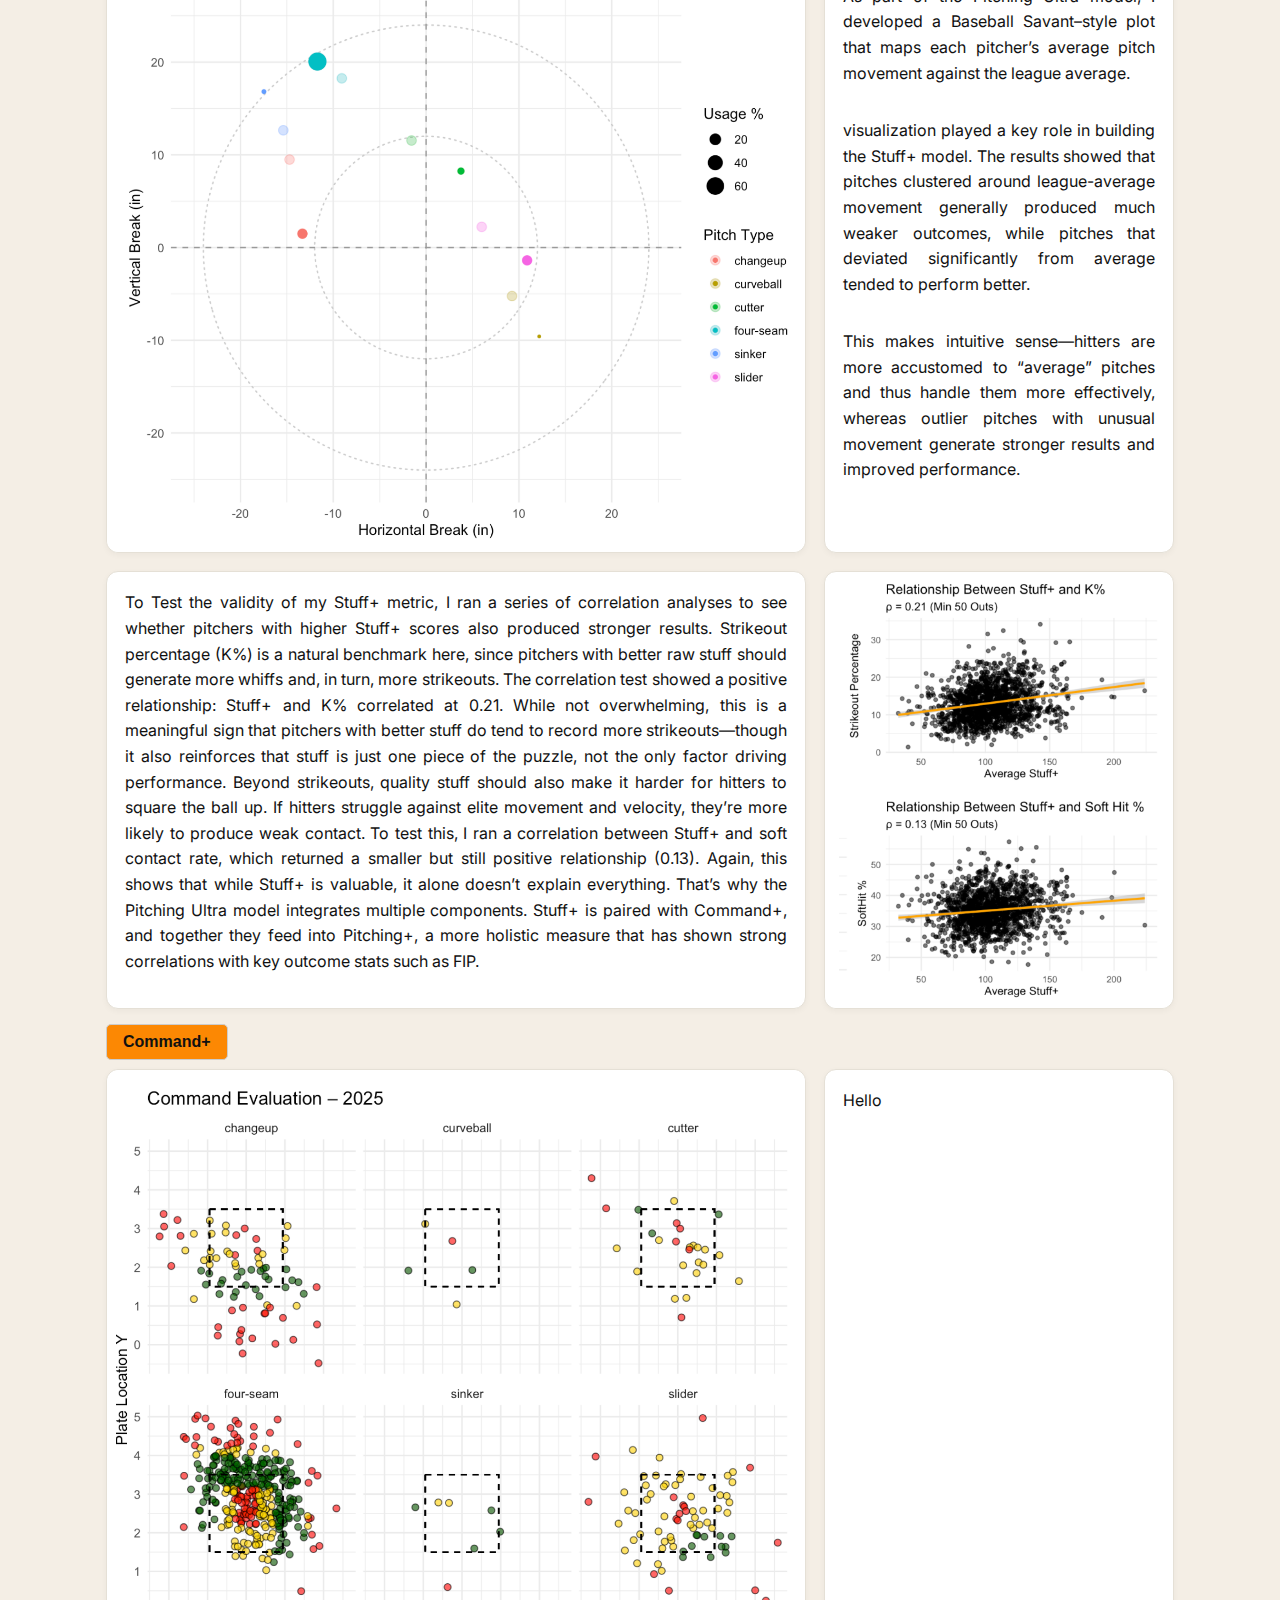
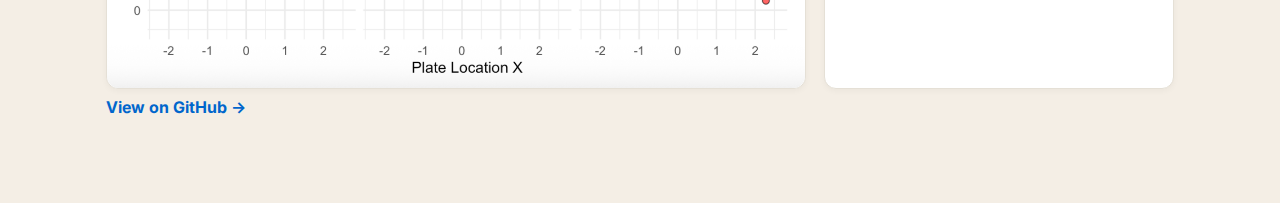
<file: projects/test.html>
<!DOCTYPE html>
<html lang="en">
<head>
  <meta charset="utf-8" />
  <meta name="viewport" content="width=device-width, initial-scale=1" />
  <title>Pitching Ultra | K’s Baseball</title>

  <!-- Fonts + your main stylesheet -->
  <link href="https://fonts.googleapis.com/css2?family=Inter:wght@400;600;800&display=swap" rel="stylesheet">
  <link rel="stylesheet" href="../style.css" />

  <!-- Optional: project-page-specific tweaks -->
  <style>
    .hero{background:#fff;border:1.5px solid #e5e0d6;border-radius:12px;padding:16px;box-shadow:0 2px 6px rgba(0,0,0,.04);margin-bottom:18px}
    .hero img{width:100%;display:block;border-radius:8px}
    .case-grid{display:grid;gap:18px;grid-template-columns:1fr}
    @media(min-width:900px){.case-grid{grid-template-columns:2fr 1fr}}
    .panel{background:#fff;border:1.5px solid #e5e0d6;border-radius:12px;padding:18px;box-shadow:0 2px 6px rgba(0,0,0,.04)}
    .btns a{display:inline-block;margin-right:12px;margin-top:8px;font-weight:700;color:#0066cc;border-bottom:2px solid transparent;text-decoration:none}
    .btns a:hover{border-bottom-color:currentColor}
    .crumb{margin-bottom:10px;opacity:.75;font-size:.92rem}
    .crumb a{color:inherit;border-bottom:1px solid currentColor;text-decoration:none}
  </style>
</head>
<body>
  <main>
    <!-- Reuse your header -->
    <header class="site-header">
      <div class="inner">
        <h1 class="brand">K’s Baseball</h1>
        <img class="logo" src="../images/logo.png" alt="K's logo">
      </div>
    </header>

    <!-- Project content -->
    <section class="section">
      <div class="crumb"><a href="../index.html">← Back to Projects</a></div>
      <h2 class="section-title">Pitching Ultra</h2>

      <!-- Text box under hero -->
<div class="hero-textbox">
  <h3>Pitching Ultra</h3>
  <p>
    As part of my role as a Baseball Analytics Intern at the University of Miami, I created complete stat lines for each pitcher, covering individual seasons and career totals. Building on this foundation, I developed Pitching Ultra, an advanced player evaluation tool built in R using TrackMan pitch-level data. The project began with cleaning and standardizing the raw data, followed by constructing a comprehensive evaluation model.
  </p>
    Pitching Ultra is a composite “plus” statistic (league average = 100) that integrates multiple performance dimensions: expected results, command ability, actual results, and a proprietary “stuff” grading system that measures pitch effectiveness. I used this model to evaluate both our own pitchers’ performance and potential transfer portal targets.
  </p>
    The model produces both single-season and career metrics, enabling evaluation across different timeframes. For this project, I analyzed data from the 2024 season and the first half of 2025—both separately, to track year-to-year progression or regression, and combined, to evaluate overall performance. Scores above 100 indicate above-average performance, while scores below 100 indicate below-average performance.
    In addition to the composite metric, I evaluated pitchers’ performance by pitch count, including how often they fall behind, their first-pitch strike rate, and their ability to recover when behind in the count.
    <p>
    As part of the Pitching Ultra Evaluation Report, I designed custom visualizations to highlight what makes each pitcher unique. These graphics break down key characteristics, show pitch-type strengths, and detail the specific factors contributing to each pitcher’s Pitching Ultra grade, providing a deeper, more intuitive understanding of their profile.
    <p>

      <!-- Hero image -->
      <div class="hero">
        <img src="/images/pitching-ultra-images/best_pitching_ultra_draftees.jpg" alt="Pitching Ultra report screenshot">
      </div>
    </div>

<h4 class="bubble-title">Stuff+</h4>
      <!-- Two-column layout -->
<div class="case-grid">
      <!-- Image panel -->
    <aside class="panel image-panel">
         <img src="/images/pitching-ultra-images/liam-doyle-pitch-movement.png" alt="Pitching Ultra" />
    </aside>
  <!-- Text panel -->
  <article class="panel text-panel">
    <p>As part of the Pitching Ultra model, I developed a Baseball Savant–style plot that maps each pitcher’s average pitch movement against the league average.</p>  
    <p>visualization played a key role in building the Stuff+ model. The results showed that pitches clustered around league-average movement generally produced much weaker outcomes, while pitches that deviated significantly from average tended to perform better.</p>  
    <p>This makes intuitive sense—hitters are more accustomed to “average” pitches and thus handle them more effectively, whereas outlier pitches with unusual movement generate stronger results and improved performance.</p>
  </article>
</div>


 <!-- Two-column layout -->
<div class="case-grid">
  <!-- Text panel 2 -->
  <article class="panel text-panel">
    To Test the validity of my Stuff+ metric, I ran a series of correlation analyses to see whether pitchers with higher Stuff+ scores also produced stronger results. Strikeout percentage (K%) is a natural benchmark here, since pitchers with better raw stuff should generate more whiffs and, in turn, more strikeouts. The correlation test showed a positive relationship: Stuff+ and K% correlated at 0.21. While not overwhelming, this is a meaningful sign that pitchers with better stuff do tend to record more strikeouts—though it also reinforces that stuff is just one piece of the puzzle, not the only factor driving performance.
    Beyond strikeouts, quality stuff should also make it harder for hitters to square the ball up. If hitters struggle against elite movement and velocity, they’re more likely to produce weak contact. To test this, I ran a correlation between Stuff+ and soft contact rate, which returned a smaller but still positive relationship (0.13). Again, this shows that while Stuff+ is valuable, it alone doesn’t explain everything.
    That’s why the Pitching Ultra model integrates multiple components. Stuff+ is paired with Command+, and together they feed into Pitching+, a more holistic measure that has shown strong correlations with key outcome stats such as FIP.
</article>
    <!-- Image panel -->
  <aside class="panel image-panel">
    <img src="/images/pitching-ultra-images/testtest.png" alt="Pitching Ultra" />
  </aside>
</div>  

<h4 class="bubble-title">Command+</h4>
 <!-- Two-column layout -->
<div class="case-grid">
  <!-- Image panel -->
  <aside class="panel image-panel">
    <img src="/images/pitching-ultra-images/liam-doyle-command.png" alt="Pitching Ultra" />
  </aside>
  <!-- Text panel 2 -->
  <article class="panel text-panel">
 Hello 
  </article>
</div>
 <div class="btns">
      <a href="https://github.com/inakisardina/NCAA-Player-Evaluation-Model" target="_blank" rel="noopener">View on GitHub →</a>
    </div>
    </section>
  </main>
</body>
</html>
</file>
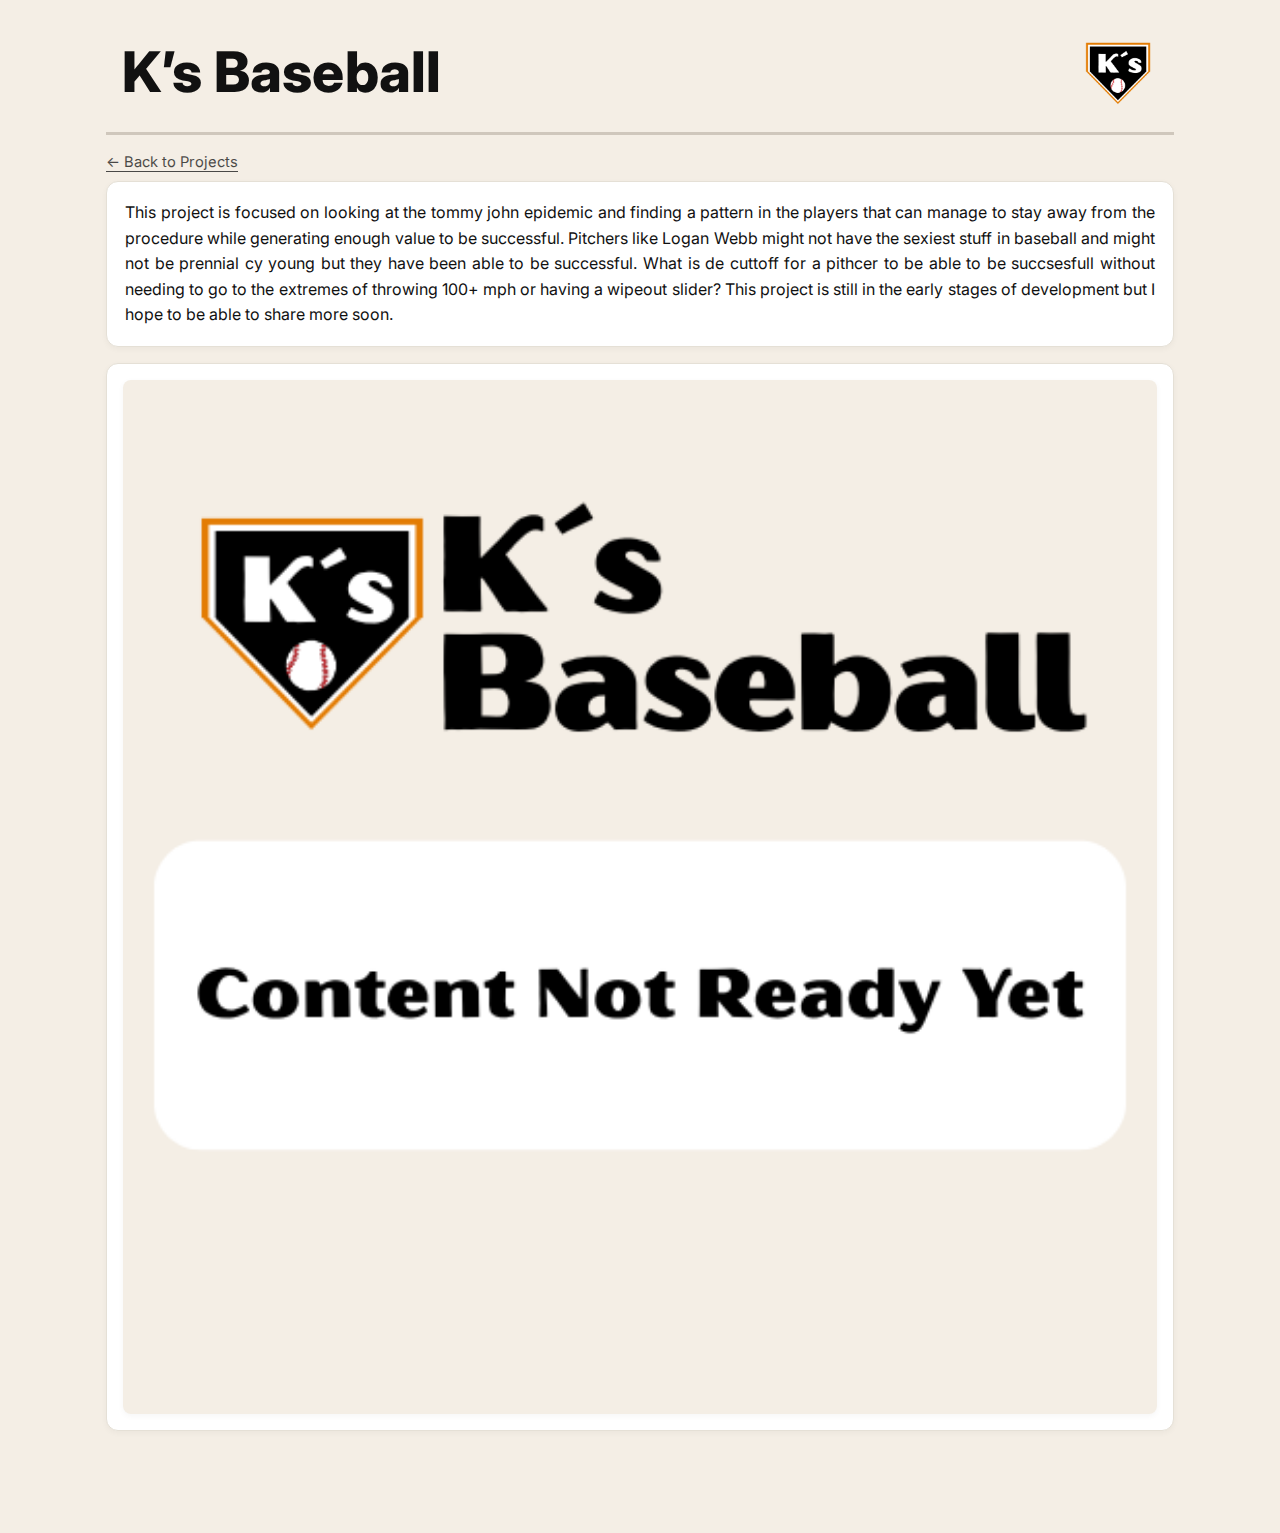
<file: projects/the-tommy-john-project.html>
<!DOCTYPE html>
<html lang="en">
<head>
  <meta charset="utf-8" />
  <meta name="viewport" content="width=device-width, initial-scale=1" />
  <title>Pitching Ultra | K’s Baseball</title>

  <!-- Fonts + your main stylesheet -->
  <link href="https://fonts.googleapis.com/css2?family=Inter:wght@400;600;800&display=swap" rel="stylesheet">
  <link rel="stylesheet" href="../style.css" />

  <!-- Optional: project-page-specific tweaks -->
  <style>
    .hero{background:#fff;border:1.5px solid #e5e0d6;border-radius:12px;padding:16px;box-shadow:0 2px 6px rgba(0,0,0,.04);margin-bottom:18px}
    .hero img{width:100%;display:block;border-radius:8px}
    .case-grid{display:grid;gap:18px;grid-template-columns:1fr}
    @media(min-width:900px){.case-grid{grid-template-columns:2fr 1fr}}
    .panel{background:#fff;border:1.5px solid #e5e0d6;border-radius:12px;padding:18px;box-shadow:0 2px 6px rgba(0,0,0,.04)}
    .btns a{display:inline-block;margin-right:12px;margin-top:8px;font-weight:700;color:#0066cc;border-bottom:2px solid transparent;text-decoration:none}
    .btns a:hover{border-bottom-color:currentColor}
    .crumb{margin-bottom:10px;opacity:.75;font-size:.92rem}
    .crumb a{color:inherit;border-bottom:1px solid currentColor;text-decoration:none}
  </style>
</head>
<body>
  <main>
    <!-- Reuse your header -->
    <header class="site-header">
      <div class="inner">
        <h1 class="brand">K’s Baseball</h1>
        <img class="logo" src="../images/logo.png" alt="K's logo">
      </div>
    </header>

    <!-- Project content -->
    <section class="section">
      <div class="crumb"><a href="../index.html">← Back to Projects</a></div>

    <div class="text-panel">
        <article class="panel">
         This project is focused on looking at the tommy john epidemic and finding a pattern in the players that can manage to stay away from the procedure while generating enough value to be successful. 
         Pitchers like Logan Webb might not have the sexiest stuff in baseball and might not be prennial cy young but they have been able to be successful. 
         What is de cuttoff for a pithcer to be able to be succsesfull without needing to go to the extremes of throwing 100+ mph or having a wipeout slider?
         This project is still in the early stages of development but I hope to be able to share more soon.
        </article>
    </div>

      <!-- Hero image -->
    <div class="hero">
        <img src="../images/Content_Not_Ready Yet.png" alt="Pitching Ultra report screenshot">
      </div>
    </div>
</file>
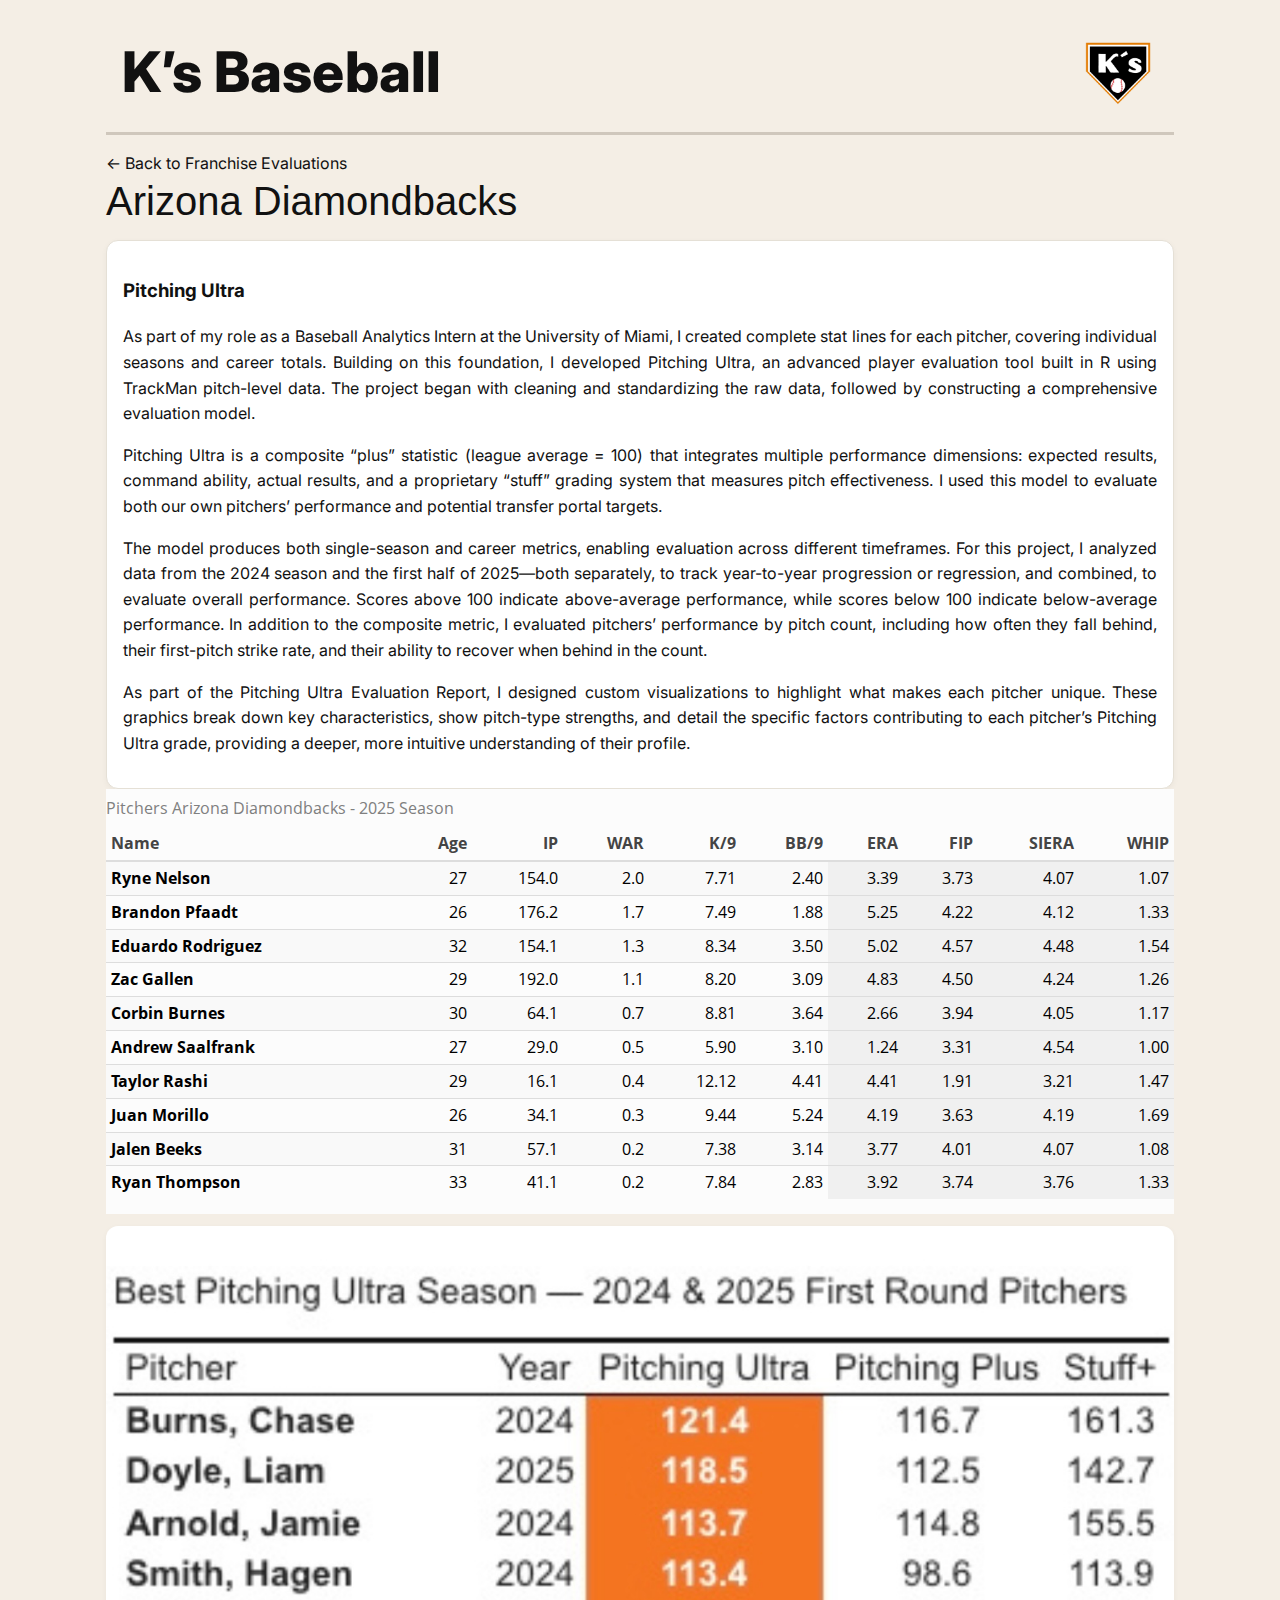
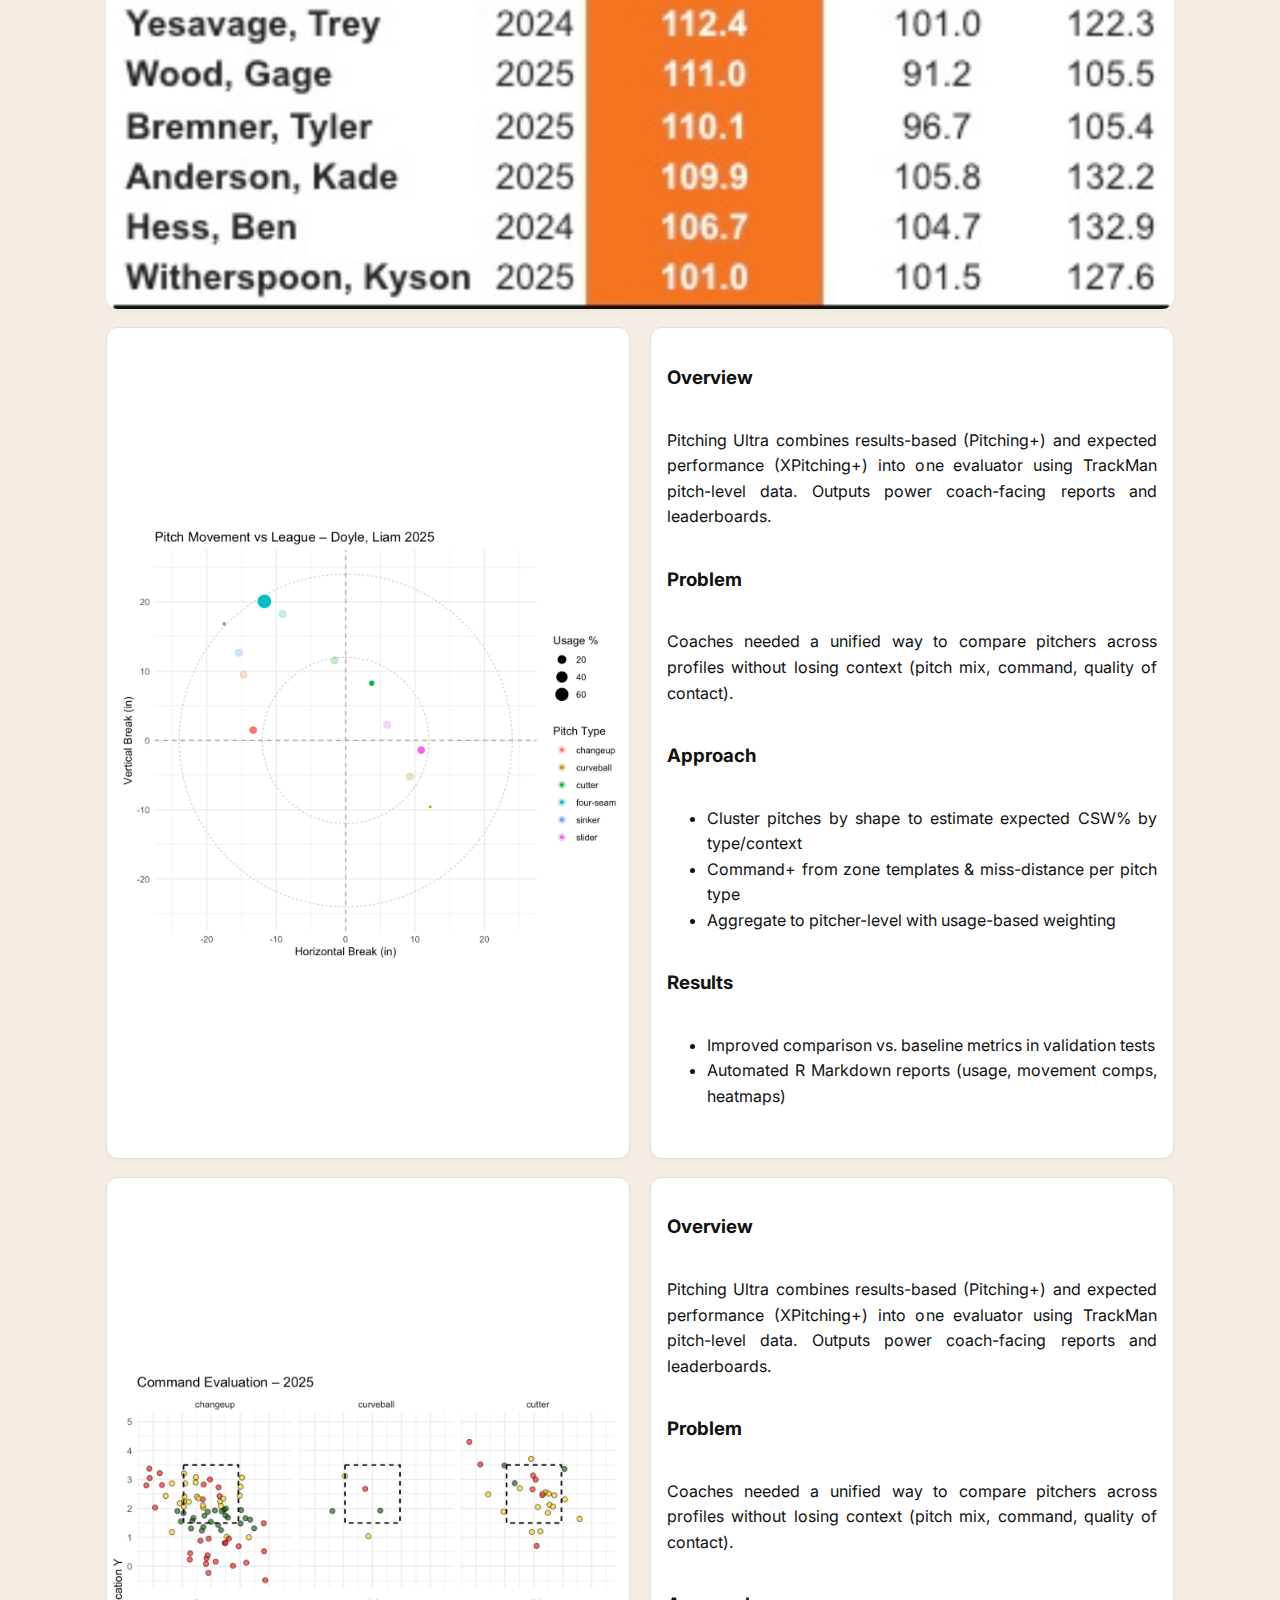
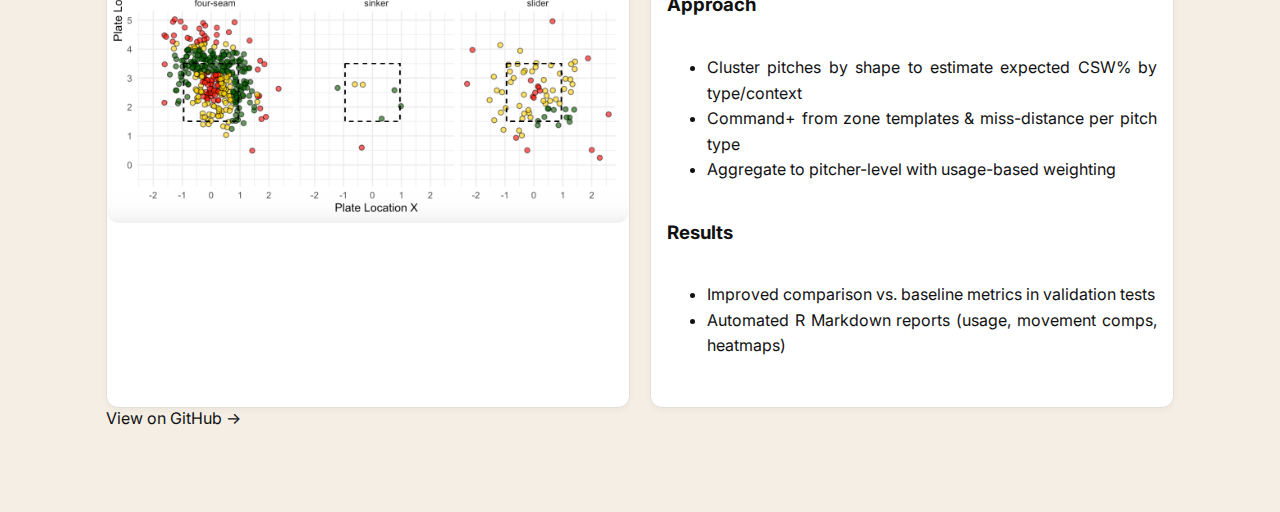
<file: projects/team-evaluations/arizona_dbacks.html>
<!DOCTYPE html>
<html lang="en">
<head>
  <meta charset="utf-8" />
  <meta name="viewport" content="width=device-width, initial-scale=1" />
  <title>Pitching Ultra | K’s Baseball</title>

  <!-- Fonts + your main stylesheet -->
  <link href="https://fonts.googleapis.com/css2?family=Inter:wght@400;600;800&display=swap" rel="stylesheet">
  <link rel="stylesheet" href="../../style.css" />

</head>
<body>
  <main>
    <!-- Reuse your header -->
    <header class="site-header">
      <div class="inner">
        <h1 class="brand">K’s Baseball</h1>
        <img class="logo" src="../../images/logo.png" alt="K's logo">
      </div>
    </header>

    <!-- Project content -->
    <section class="section">
      <div class="crumb"><a href="../team-evaluations.html">← Back to Franchise Evaluations</a></div>
      <h2 class="section-title">Arizona Diamondbacks</h2>

      <!-- Text box under hero -->
<div class="hero-textbox">
  <h3>Pitching Ultra</h3>
  <p>
    As part of my role as a Baseball Analytics Intern at the University of Miami, I created complete stat lines for each pitcher, covering individual seasons and career totals. Building on this foundation, I developed Pitching Ultra, an advanced player evaluation tool built in R using TrackMan pitch-level data. The project began with cleaning and standardizing the raw data, followed by constructing a comprehensive evaluation model.
  </p>
    Pitching Ultra is a composite “plus” statistic (league average = 100) that integrates multiple performance dimensions: expected results, command ability, actual results, and a proprietary “stuff” grading system that measures pitch effectiveness. I used this model to evaluate both our own pitchers’ performance and potential transfer portal targets.
  </p>
    The model produces both single-season and career metrics, enabling evaluation across different timeframes. For this project, I analyzed data from the 2024 season and the first half of 2025—both separately, to track year-to-year progression or regression, and combined, to evaluate overall performance. Scores above 100 indicate above-average performance, while scores below 100 indicate below-average performance.
    In addition to the composite metric, I evaluated pitchers’ performance by pitch count, including how often they fall behind, their first-pitch strike rate, and their ability to recover when behind in the count.
    <p>
    As part of the Pitching Ultra Evaluation Report, I designed custom visualizations to highlight what makes each pitcher unique. These graphics break down key characteristics, show pitch-type strengths, and detail the specific factors contributing to each pitcher’s Pitching Ultra grade, providing a deeper, more intuitive understanding of their profile.
    <p>
</div>

<iframe 
  src="../../images/team-evaluations/ari/dbacks_best_pitchers_2025.html" 
  width="100%" 
  height="425px" 
  style="border:none; overflow:hidden;">
</iframe>




      <!-- Hero image -->
      <div class="hero">
        <img src="/images/pitching-ultra-images/best_pitching_ultra_draftees.jpg" alt="Pitching Ultra report screenshot">
      </div>

      <!-- Two-column layout -->
<div class="case-grid">
      <!-- Image panel -->
    <aside class="panel image-panel">
         <img src="/images/pitching-ultra-images/liam-doyle-pitch-movement.png" alt="Pitching Ultra" />
    </aside>

  <!-- Text panel -->
  <article class="panel text-panel">
    <h3>Overview</h3>
    <p>Pitching Ultra combines results-based (Pitching+) and expected performance (XPitching+) into one evaluator using TrackMan pitch-level data. Outputs power coach-facing reports and leaderboards.</p>

    <h3>Problem</h3>
    <p>Coaches needed a unified way to compare pitchers across profiles without losing context (pitch mix, command, quality of contact).</p>

    <h3>Approach</h3>
    <ul>
      <li>Cluster pitches by shape to estimate expected CSW% by type/context</li>
      <li>Command+ from zone templates & miss-distance per pitch type</li>
      <li>Aggregate to pitcher-level with usage-based weighting</li>
    </ul>

    <h3>Results</h3>
    <ul>
      <li>Improved comparison vs. baseline metrics in validation tests</li>
      <li>Automated R Markdown reports (usage, movement comps, heatmaps)</li>
    </ul>
  </article>
  </div>
  
 <!-- Two-column layout -->
<div class="case-grid">
  <!-- Image panel -->
  <aside class="panel image-panel">
    <img src="/images/pitching-ultra-images/liam-doyle-command.png" alt="Pitching Ultra" />
  </aside>
  <!-- Text panel 2 -->
  <article class="panel text-panel">
    <h3>Overview</h3>
    <p>Pitching Ultra combines results-based (Pitching+) and expected performance (XPitching+) into one evaluator using TrackMan pitch-level data. Outputs power coach-facing reports and leaderboards.</p>

    <h3>Problem</h3>
    <p>Coaches needed a unified way to compare pitchers across profiles without losing context (pitch mix, command, quality of contact).</p>

    <h3>Approach</h3>
    <ul>
      <li>Cluster pitches by shape to estimate expected CSW% by type/context</li>
      <li>Command+ from zone templates & miss-distance per pitch type</li>
      <li>Aggregate to pitcher-level with usage-based weighting</li>
    </ul>

    <h3>Results</h3>
    <ul>
      <li>Improved comparison vs. baseline metrics in validation tests</li>
      <li>Automated R Markdown reports (usage, movement comps, heatmaps)</li>
    </ul>
  </article>
</div>
 <div class="btns">
      <a href="https://github.com/inakisardina/NCAA-Player-Evaluation-Model" target="_blank" rel="noopener">View on GitHub →</a>
    </div>
    </section>
  </main>
</body>
</html>
</file>
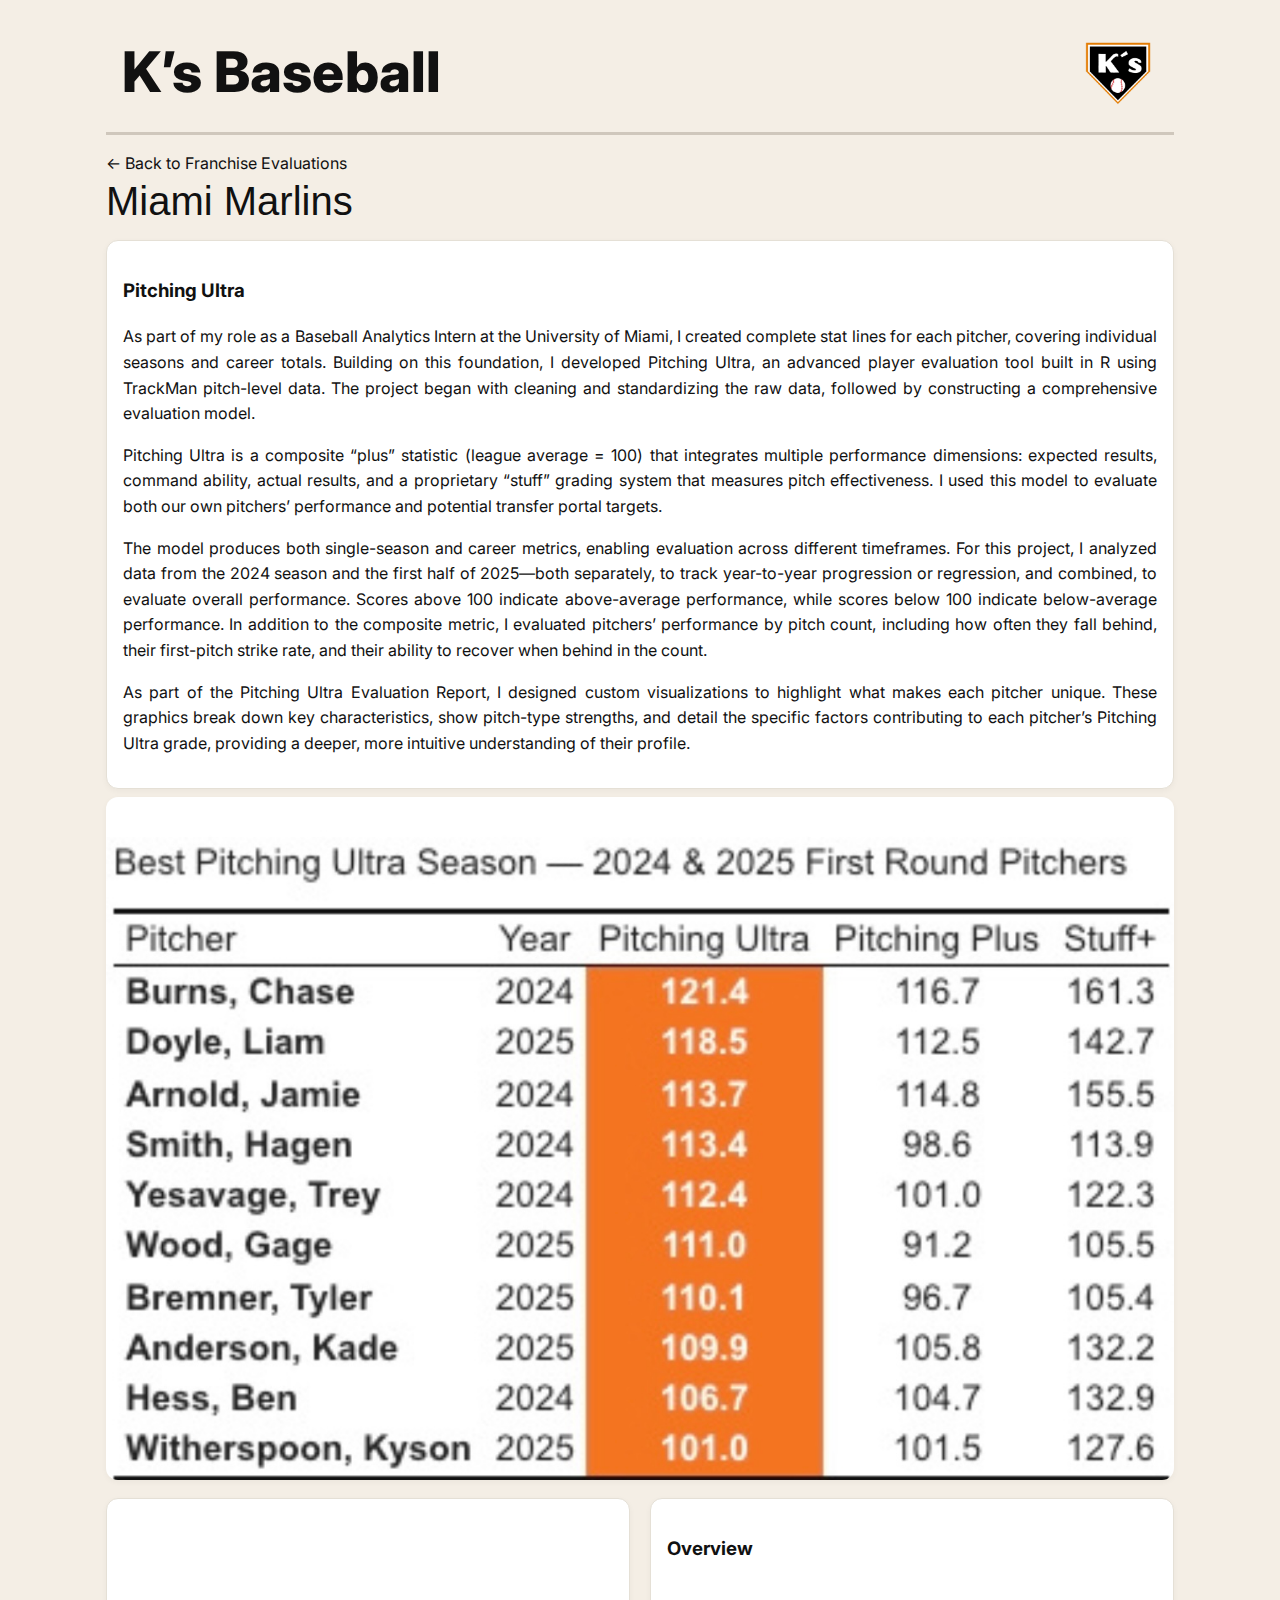
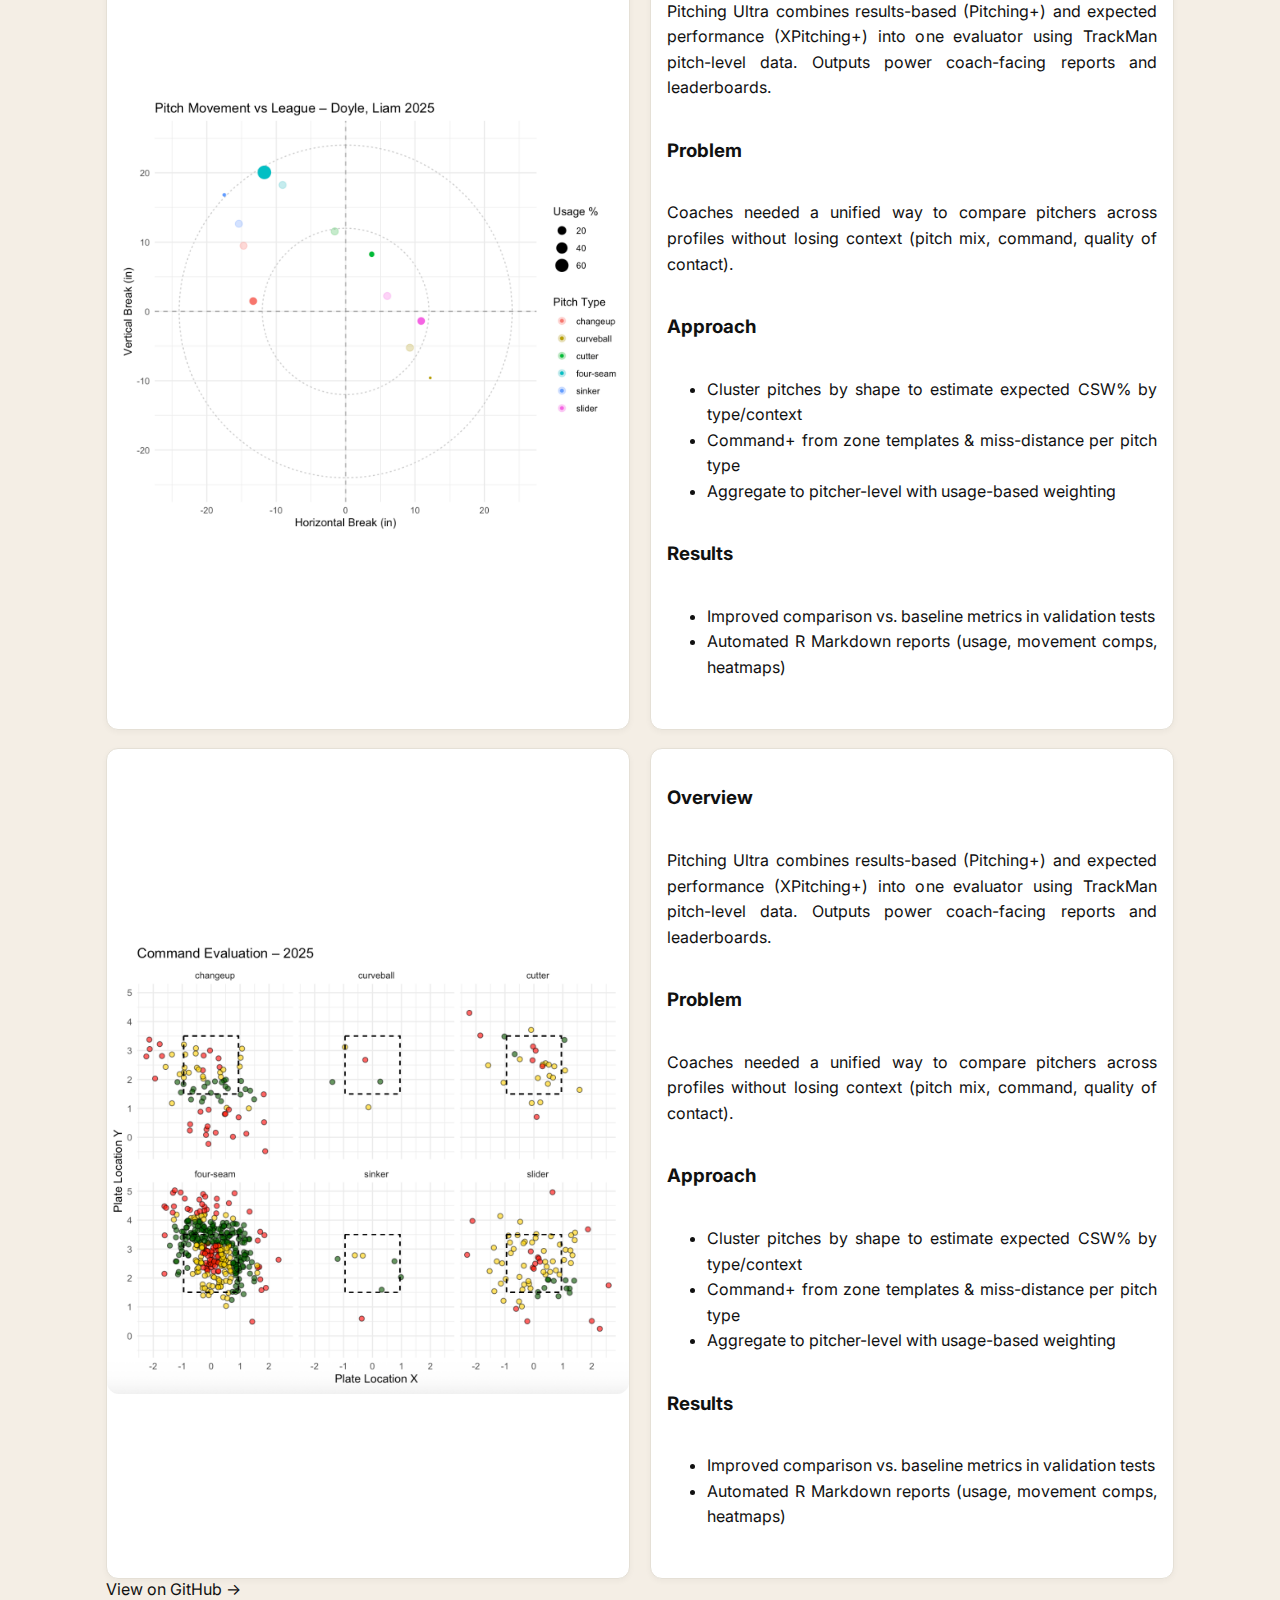
<file: projects/team-evaluations/miami-marlins.html>
<!DOCTYPE html>
<html lang="en">
<head>
  <meta charset="utf-8" />
  <meta name="viewport" content="width=device-width, initial-scale=1" />
  <title>Pitching Ultra | K’s Baseball</title>

  <!-- Fonts + your main stylesheet -->
  <link href="https://fonts.googleapis.com/css2?family=Inter:wght@400;600;800&display=swap" rel="stylesheet">
  <link rel="stylesheet" href="../../style.css" />

</head>
<body>
  <main>
    <!-- Reuse your header -->
    <header class="site-header">
      <div class="inner">
        <h1 class="brand">K’s Baseball</h1>
        <img class="logo" src="../../images/logo.png" alt="K's logo">
      </div>
    </header>

    <!-- Project content -->
    <section class="section">
      <div class="crumb"><a href="../team-evaluations.html">← Back to Franchise Evaluations</a></div>
      <h2 class="section-title">Miami Marlins</h2>

      <!-- Text box under hero -->
<div class="hero-textbox">
  <h3>Pitching Ultra</h3>
  <p>
    As part of my role as a Baseball Analytics Intern at the University of Miami, I created complete stat lines for each pitcher, covering individual seasons and career totals. Building on this foundation, I developed Pitching Ultra, an advanced player evaluation tool built in R using TrackMan pitch-level data. The project began with cleaning and standardizing the raw data, followed by constructing a comprehensive evaluation model.
  </p>
    Pitching Ultra is a composite “plus” statistic (league average = 100) that integrates multiple performance dimensions: expected results, command ability, actual results, and a proprietary “stuff” grading system that measures pitch effectiveness. I used this model to evaluate both our own pitchers’ performance and potential transfer portal targets.
  </p>
    The model produces both single-season and career metrics, enabling evaluation across different timeframes. For this project, I analyzed data from the 2024 season and the first half of 2025—both separately, to track year-to-year progression or regression, and combined, to evaluate overall performance. Scores above 100 indicate above-average performance, while scores below 100 indicate below-average performance.
    In addition to the composite metric, I evaluated pitchers’ performance by pitch count, including how often they fall behind, their first-pitch strike rate, and their ability to recover when behind in the count.
    <p>
    As part of the Pitching Ultra Evaluation Report, I designed custom visualizations to highlight what makes each pitcher unique. These graphics break down key characteristics, show pitch-type strengths, and detail the specific factors contributing to each pitcher’s Pitching Ultra grade, providing a deeper, more intuitive understanding of their profile.
    <p>
</div>

      <!-- Hero image -->
      <div class="hero">
        <img src="/images/pitching-ultra-images/best_pitching_ultra_draftees.jpg" alt="Pitching Ultra report screenshot">
      </div>

      <!-- Two-column layout -->
<div class="case-grid">
      <!-- Image panel -->
    <aside class="panel image-panel">
         <img src="/images/pitching-ultra-images/liam-doyle-pitch-movement.png" alt="Pitching Ultra" />
    </aside>

  <!-- Text panel -->
  <article class="panel text-panel">
    <h3>Overview</h3>
    <p>Pitching Ultra combines results-based (Pitching+) and expected performance (XPitching+) into one evaluator using TrackMan pitch-level data. Outputs power coach-facing reports and leaderboards.</p>

    <h3>Problem</h3>
    <p>Coaches needed a unified way to compare pitchers across profiles without losing context (pitch mix, command, quality of contact).</p>

    <h3>Approach</h3>
    <ul>
      <li>Cluster pitches by shape to estimate expected CSW% by type/context</li>
      <li>Command+ from zone templates & miss-distance per pitch type</li>
      <li>Aggregate to pitcher-level with usage-based weighting</li>
    </ul>

    <h3>Results</h3>
    <ul>
      <li>Improved comparison vs. baseline metrics in validation tests</li>
      <li>Automated R Markdown reports (usage, movement comps, heatmaps)</li>
    </ul>
  </article>
  </div>
  
 <!-- Two-column layout -->
<div class="case-grid">
  <!-- Image panel -->
  <aside class="panel image-panel">
    <img src="/images/pitching-ultra-images/liam-doyle-command.png" alt="Pitching Ultra" />
  </aside>
  <!-- Text panel 2 -->
  <article class="panel text-panel">
    <h3>Overview</h3>
    <p>Pitching Ultra combines results-based (Pitching+) and expected performance (XPitching+) into one evaluator using TrackMan pitch-level data. Outputs power coach-facing reports and leaderboards.</p>

    <h3>Problem</h3>
    <p>Coaches needed a unified way to compare pitchers across profiles without losing context (pitch mix, command, quality of contact).</p>

    <h3>Approach</h3>
    <ul>
      <li>Cluster pitches by shape to estimate expected CSW% by type/context</li>
      <li>Command+ from zone templates & miss-distance per pitch type</li>
      <li>Aggregate to pitcher-level with usage-based weighting</li>
    </ul>

    <h3>Results</h3>
    <ul>
      <li>Improved comparison vs. baseline metrics in validation tests</li>
      <li>Automated R Markdown reports (usage, movement comps, heatmaps)</li>
    </ul>
  </article>
</div>
 <div class="btns">
      <a href="https://github.com/inakisardina/NCAA-Player-Evaluation-Model" target="_blank" rel="noopener">View on GitHub →</a>
    </div>
    </section>
  </main>
</body>
</html>
</file>
<file: style.css>
:root{
  --bg: #f4eee5;          /* light tan */
  --ink: #111;            /* near-black text */
  --line: #cfc7bc;        /* divider line */
  --accent: #000;         /* headings */
  --max: 1100px;          /* content width */
}

* { box-sizing: border-box; }
html, body { height: 100%; }

body {
  margin: 0;
  font-family: 'Inter', system-ui, -apple-system, Segoe UI, Roboto, Arial, sans-serif;
  color: var(--ink);
  background: var(--bg);
}

/* Links */
a {
  color: inherit;
  text-decoration: none;
  border-bottom: 2px solid transparent;
}
a:hover { border-bottom-color: currentColor; }

/* ========== 2) HEADER ========== */
.site-header { padding: 24px 16px 12px; }
.site-header .inner {
  max-width: var(--max);
  margin: 0 auto;
  display: grid;
  grid-template-columns: 1fr auto;
  align-items: center;
}
.brand {
  font-size: clamp(28px, 5vw, 56px);
  font-weight: 800;
  letter-spacing: 0.2px;
  margin: 0;
}
.logo {
  width: clamp(48px, 8vw, 80px);
  height: auto;
  object-fit: contain;
}

/* ========== 3) LAYOUT / SECTIONS ========== */
main {
  max-width: var(--max);
  margin: 0 auto;
  padding: 8px 16px 48px;
}
.section {
  padding: 18px 0 36px;
  border-top: 3px solid var(--line);
}
.section:first-of-type { margin-top: 8px; }

/* Single authoritative .section-title (Oilvare Base) */
.section-title {
  font-family: "Oilvare Base", sans-serif;
  font-size: clamp(22px, 4vw, 40px);
  font-weight: normal;
  margin: 6px 0 0;
  display: inline-flex;
  align-items: center;
  gap: 10px;
}

/* ========== 4) ABOUT (dropdown/accordion) ========== */
.about-me.section { padding-top: 0; }
.about-toggle { border-top: 3px solid var(--line); padding-top: 12px; }
.about-toggle > summary {
  list-style: none;
  cursor: pointer;
  display: flex;
  align-items: center;
  gap: 10px;
  outline: none;
}
.about-toggle > summary::-webkit-details-marker { display: none; }
.chevron {
  width: 10px; height: 10px;
  border-right: 2px solid currentColor;
  border-bottom: 2px solid currentColor;
  transform: rotate(-45deg);
  margin-left: 8px;
  transition: transform 200ms ease;
}
.about-toggle[open] .chevron { transform: rotate(45deg); }
.about-content {
  background: #fff;
  border: 2px solid #e0e0e0;
  border-radius: 10px;
  margin-top: 14px;
  line-height: 1.6;
  max-height: 0;
  overflow: hidden;
  transition: max-height 260ms ease, padding 200ms ease, margin 200ms ease, border-color 200ms ease;
  padding: 0 22px;
  border-color: transparent;
}
.about-toggle[open] .about-content {
  max-height: 800px;
  padding: 18px 22px;
  border-color: #e0e0e0;
}
.about-content p { margin-bottom: 1rem; }

/* ========== 5) PROJECTS — THUMBNAIL GRID ========== */
.projects-grid{
  display: grid;
  grid-template-columns: repeat(auto-fit, minmax(280px, 1fr));
  gap: 18px;
  margin-top: 14px;
}
.project-card{
  display: block;
  background: #fff;
  border: 1.5px solid #e5e0d6;
  border-radius: 12px;
  overflow: hidden;
  color: inherit;
  box-shadow: 0 2px 6px rgba(0,0,0,.04);
  transition: transform .15s ease, box-shadow .15s ease, border-color .15s ease;
}
.project-card:hover{
  transform: translateY(-3px);
  box-shadow: 0 6px 18px rgba(0,0,0,.08);
  border-color: #d6cfc4;
}
.project-card img{
  width: 100%;
  aspect-ratio: 16/9;
  object-fit: cover;
  display: block;
}
.project-meta{ padding: 12px 14px 14px; }
.project-meta h3{
  margin: 0 0 4px;
  font-size: 1.05rem;
  font-weight: 800;
}
.project-meta p{
  margin: 0;
  opacity: .8;
  font-size: .92rem;
}

/* ========== 6) THIS PAGE: HERO + STACK ORDER ========== */
.hero-textbox {
  background: #fff;
  border: 1.5px solid #e5e0d6;
  border-radius: 12px;
  padding: 16px;
  box-shadow: 0 2px 6px rgba(0,0,0,.04);
  margin-top: 16px;        /* spacing above hero image */
  text-align: justify;
  line-height: 1.6;
}
.hero {
  margin-top: 8px;         /* small separation from textbox */
}
.hero img {
  width: 100%;
  height: auto;
  display: block;
  border-radius: 12px;
  box-shadow: 0 2px 6px rgba(0,0,0,.04);
}

/* ========== 7) SIDE-BY-SIDE PANELS ========== */
/* Base card style (used by both image and text panels) */
.panel {
  background: #fff;
  border: 1.5px solid #e5e0d6;
  border-radius: 12px;
  padding: 16px;
  box-shadow: 0 2px 6px rgba(0,0,0,.04);
}

.text-panel {
  text-align: justify;   /* aligns text evenly left & right */
  line-height: 1.6;      /* improves readability */
  margin-bottom: 16px;   /* optional: spacing below panel */
}

/* Flex row that holds image + text */
.case-grid {
  display: grid;
  gap: 20px;
  align-items: stretch;     /* keep heights aligned when possible */        
  margin-top: 18px;         /* space from what’s above */
}

@media (min-width: 900px){
  .case-grid{ grid-template-columns: 1fr 1fr; }
}

/* ensure panels fill the row height */
.panel{
  height: 100%;
  display: flex;                   /* keeps inner content tidy */
  flex-direction: column;
}

/* Child panels */
.image-panel { 
  flex: 1 1 45%;
  display: flex;
  align-items: center;
  justify-content: center;
  padding: 0 !important;               /* avoid double padding around the image */
}
.image-panel img {
  width: 100%;
  height: auto;
  display: block;
  border-radius: 12px;
}
.text-panel p:last-child {
  margin-bottom: 0;
}

/* If you place multiple case-grid blocks back-to-back */
.case-grid + .case-grid { margin-top: 18px; }

/* Optional: auto-flip the SECOND block’s order on desktop, keeps mobile stacked */
@media (min-width: 900px) {
  .case-grid:nth-of-type(2) { flex-direction: row-reverse; }
}

/* ---- Responsive: stack on small screens ---- */
@media (max-width: 800px) {
  .case-grid { flex-direction: column; }
  .image-panel, .text-panel { flex-basis: 100%; }
}

.teams-grid{
  display: grid;
  grid-template-columns: repeat(auto-fit, minmax(280px, 1fr));
  gap: 18px;
  margin-top: 18px;
}

.teams-grid{
  display: flex;
  gap: 20px;
  align-items: stretch;
  flex-wrap: wrap;
  margin-top: 18px;
}

.project-card.logo-card img{
  display: block;
  background: #f4eee5;
  border: 1.5px solid #e5e0d6;
  border-radius: 12px;
  overflow: hidden;
  color: inherit;
  box-shadow: 0 2px 6px rgba(0,0,0,.04);
  transition: transform .15s ease, box-shadow .15s ease, border-color .15s ease;
}


/* Dividers */

  .bubble-title {
    display: inline-block;      /* makes the bubble fit the text */
    padding: 8px 16px;          /* space inside the bubble */
    background-color: #fc8803;  /* bubble background color */
    border-radius: 5px;        /* rounded edges = bubble look */
    border: 1px solid #ccc;     /* optional border */
    font-family: Arial, sans-serif;
    margin-top: 15px;  
    margin-bottom: -15px;
  }


  .bubble-title-big {
    display: inline-block;      /* makes the bubble fit the text */
    padding: 14px 28px;          /* space inside the bubble */
    background-color: #fc8803;  /* bubble background color */
    border-radius: 5px;        /* rounded edges = bubble look */
    border: 1px solid #262222;     /* optional border */
    font-family: Arial, sans-serif;
    font-weight: bold;
    font-size: 1.5rem;
    margin-top: 15px;  
    margin-bottom: -20px;
  }

  .bubble-title-huge {
    display: inline-block;      /* makes the bubble fit the text */
    padding: 14px 28px;          /* space inside the bubble */
    background-color: #ffffff;  /* bubble background color */
    border-radius: 5px;        /* rounded edges = bubble look */
    border: 1px solid #c6bdbd;     /* optional border */
    font-family: Arial, sans-serif;
    font-weight: bold;
    font-size: 2rem;
    margin-top: 15px;  
    margin-bottom: -20px;
  }




.mini-hero { 
  max-width: 700px;       /* cap its size */
  margin: 16px auto;       /* center it */
}

.mini-hero img {
  width: 100%;
  height: auto;
  border-radius: 10px;
  box-shadow: 0 1px 4px rgba(0,0,0,.06); /* even softer shadow */
}

.image-row {
  display: flex;         /* puts children side by side */
  gap: 16px;             /* space between the images */
  justify-content: center; /* center them horizontally */
  align-items: center;
  margin-top: 24px;   
}

.image-row img {
  width: 45%;            /* make them smaller so they fit */
  height: auto;          /* keep proportions */
  border-radius: 8px;    /* optional styling */
}


.wide-hero { 
  max-width: auto;       /* cap its size */
  margin: 16px auto;       /* center it */
}

.wide-hero img {
  width: 100%;
  height: auto;
  border-radius: 10px;
  box-shadow: 0 1px 4px rgba(0,0,0,.06); /* even softer shadow */
}
</file>
